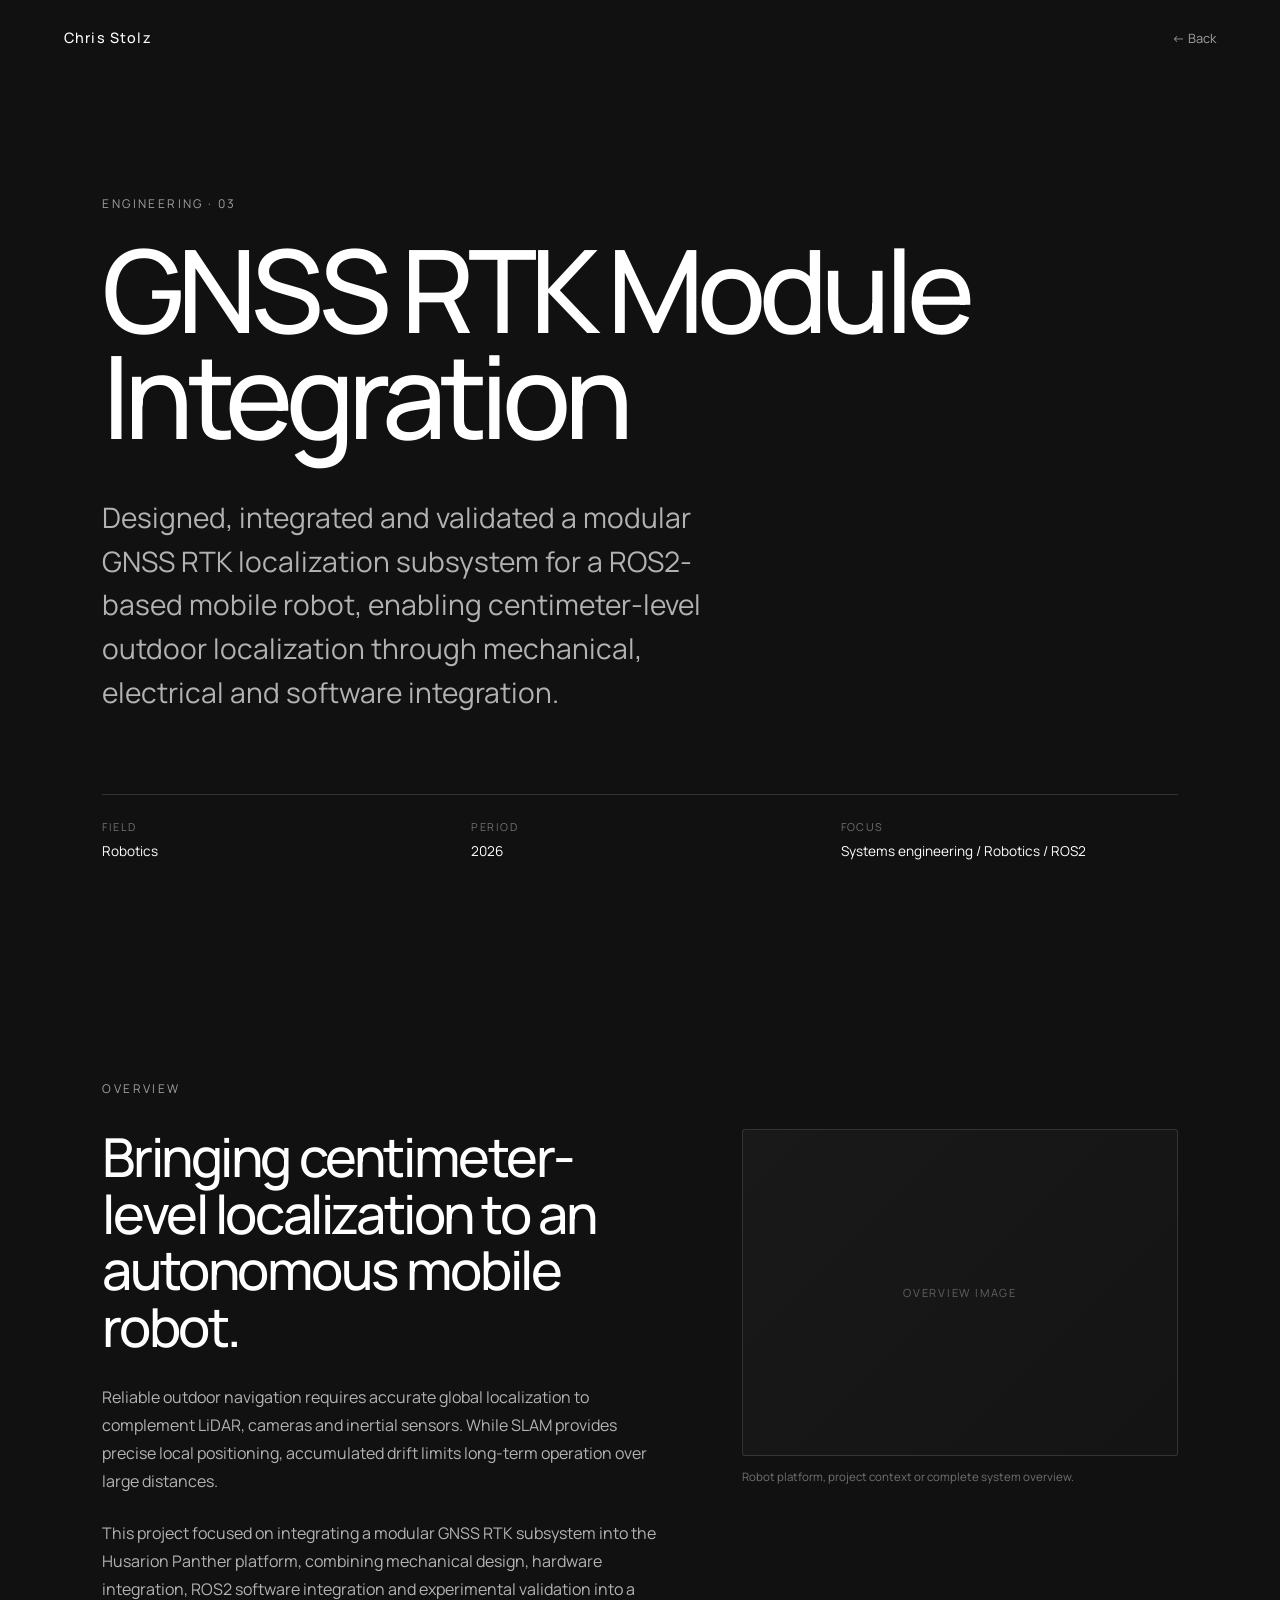
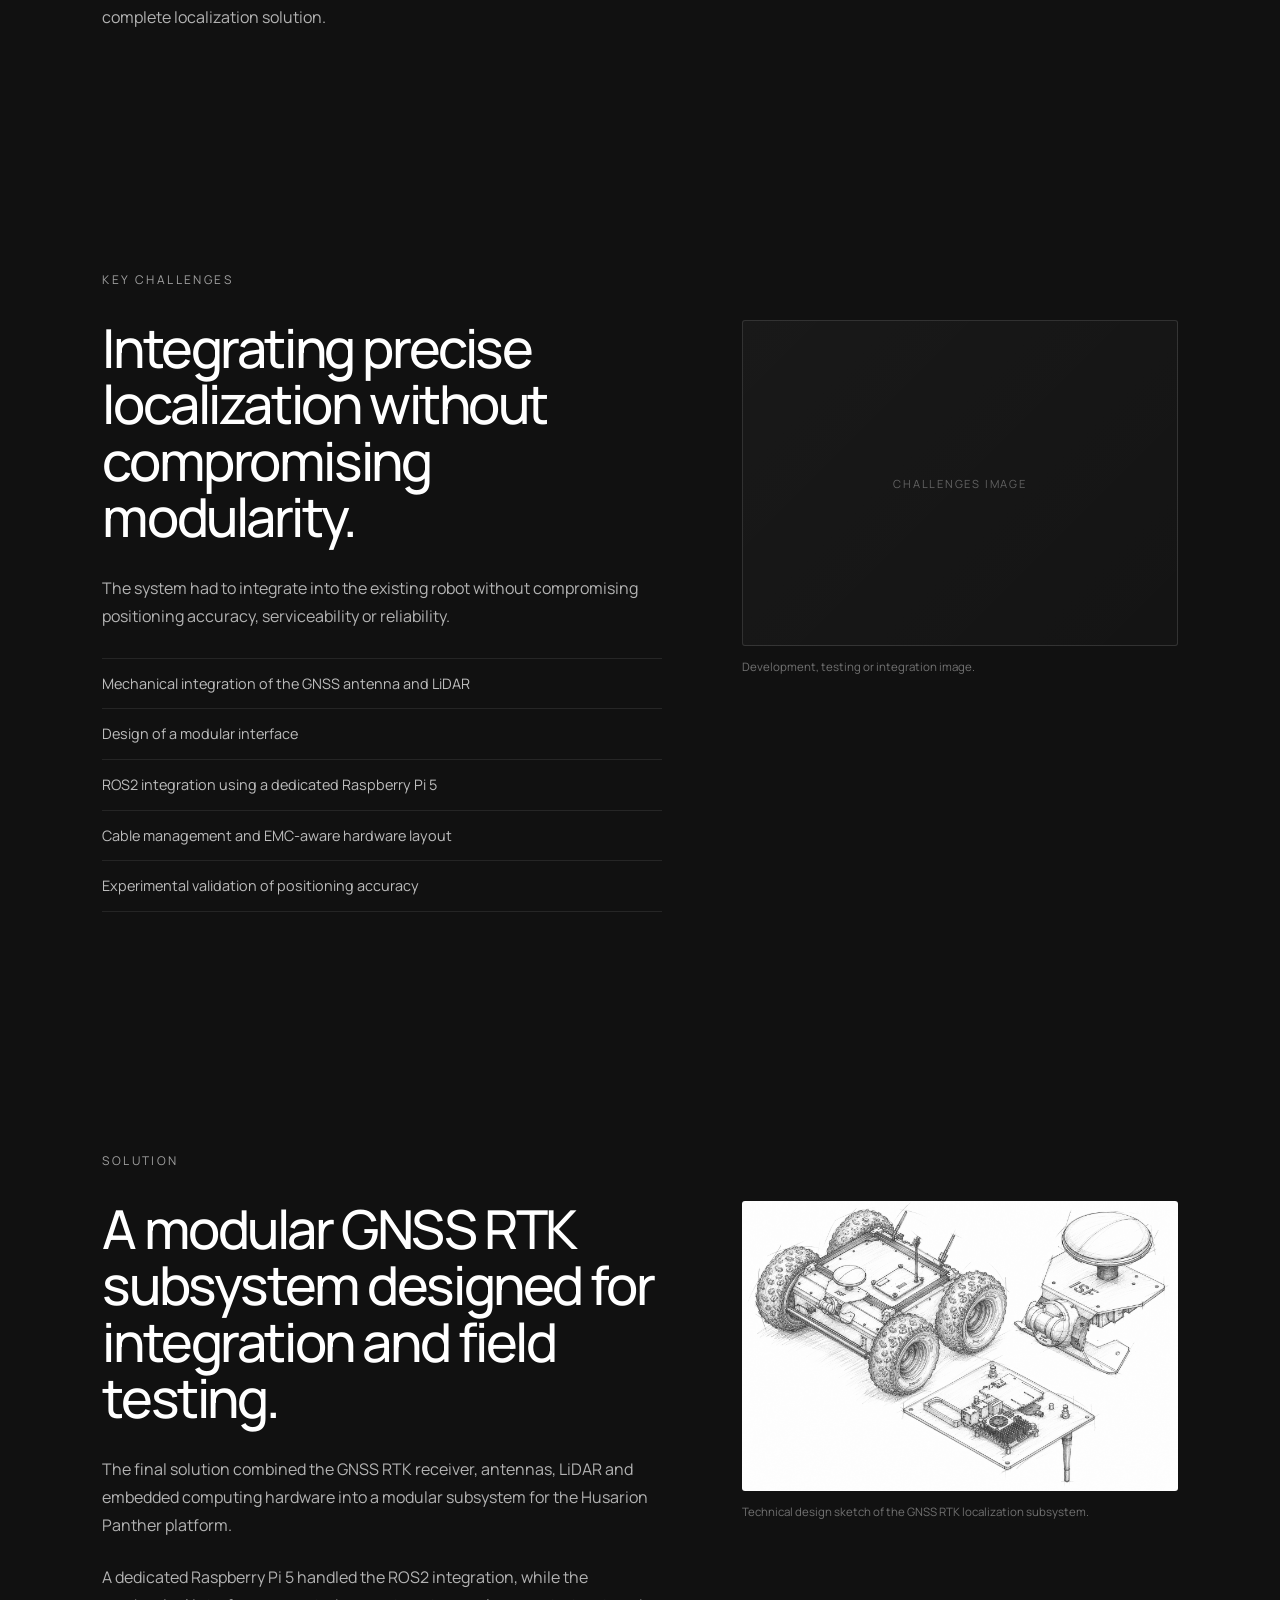
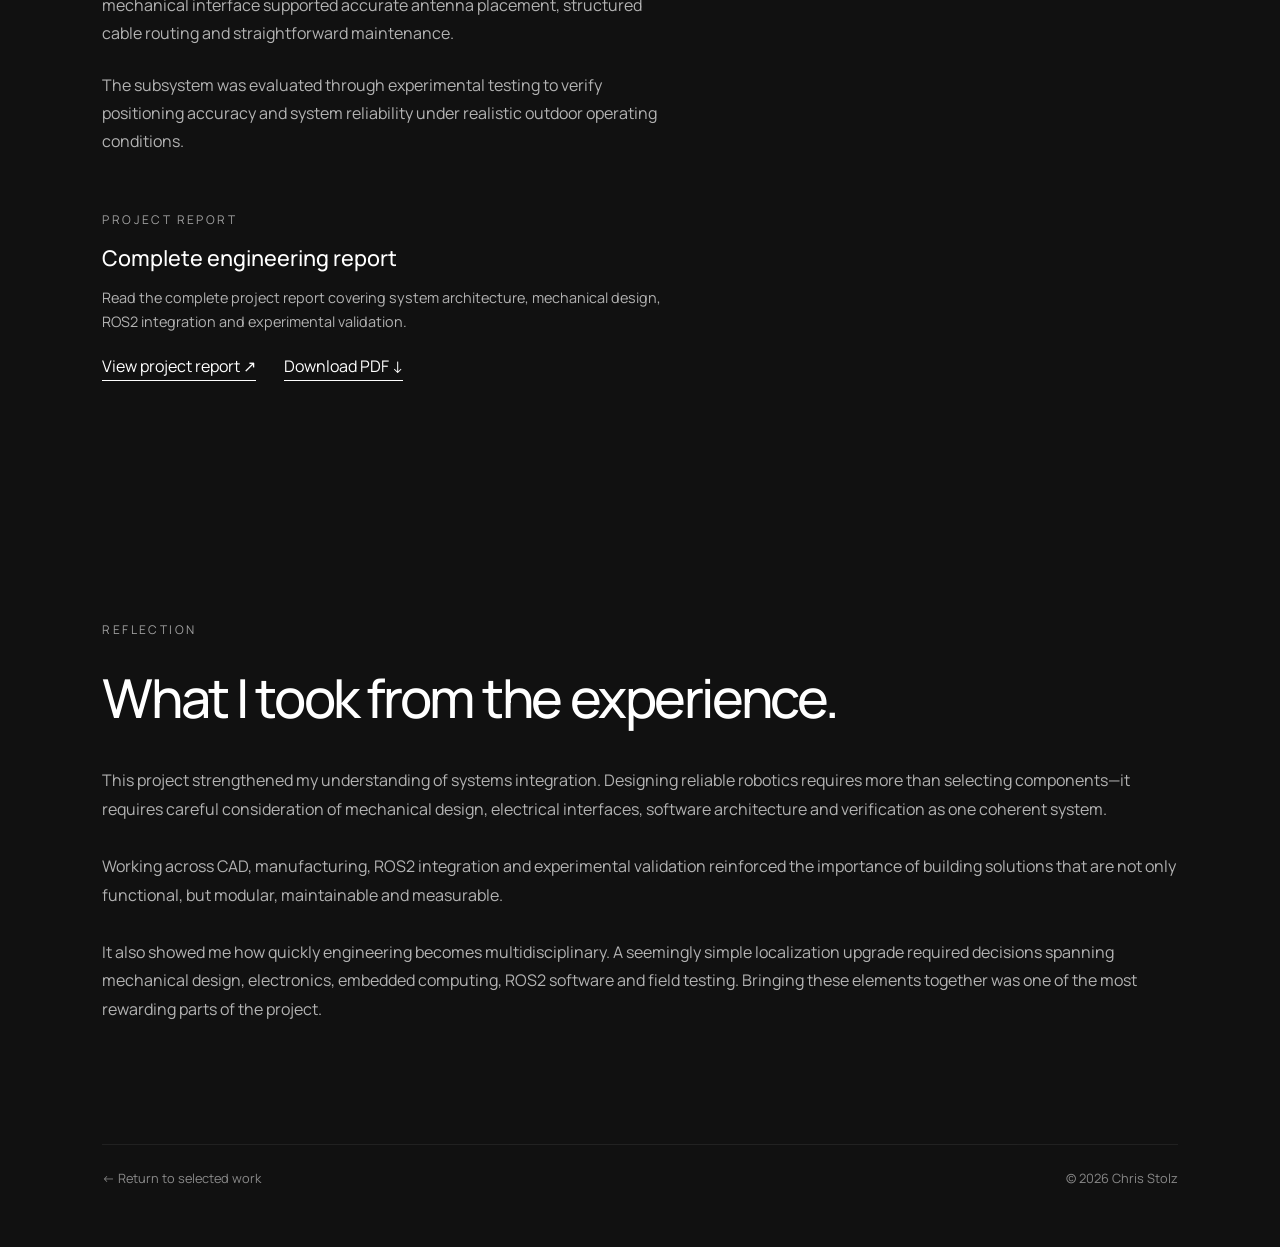
<file: gnss.html>
<!DOCTYPE html>
<html lang="en">

<head>
    <meta charset="UTF-8">

    <meta
        name="viewport"
        content="width=device-width, initial-scale=1.0"
    >

    <title>GNSS RTK Module Integration — Chris Stolz</title>

    <meta
        name="description"
        content="Design, integration and validation of a modular GNSS RTK localization subsystem for a ROS2-based mobile robot."
    >

    <link rel="preconnect" href="https://fonts.googleapis.com">
    <link rel="preconnect" href="https://fonts.gstatic.com" crossorigin>

    <link
        href="https://fonts.googleapis.com/css2?family=Manrope:wght@300;400;500;600&display=swap"
        rel="stylesheet"
    >

    <link rel="stylesheet" href="css/style.css">
</head>

<body class="project-page">

    <header class="project-navigation">

        <a href="index.html" class="project-home">
            Chris Stolz
        </a>

        <a href="index.html#engineering" class="project-back">
            ← Back
        </a>

    </header>

    <main>

        <!-- Project introduction -->

        <section class="project-introduction">

            <p class="section-label">Engineering · 03</p>

            <h1>GNSS RTK Module Integration</h1>

            <p class="project-lead">
                Designed, integrated and validated a modular GNSS RTK localization
                subsystem for a ROS2-based mobile robot, enabling centimeter-level
                outdoor localization through mechanical, electrical and software
                integration.
            </p>

            <div class="project-details">

                <div>
                    <p class="project-detail-label">Field</p>
                    <p>Robotics</p>
                </div>

                <div>
                    <p class="project-detail-label">Period</p>
                    <p>2026</p>
                </div>

                <div>
                    <p class="project-detail-label">Focus</p>
                    <p>Systems engineering / Robotics / ROS2</p>
                </div>

            </div>

        </section>


        <!-- Overview -->

        <section class="project-content-section">

            <p class="section-label">Overview</p>

            <div class="project-content-layout">

                <div class="project-content-text">

                    <h2>
                        Bringing centimeter-level localization to an autonomous
                        mobile robot.
                    </h2>

                    <p>
                        Reliable outdoor navigation requires accurate global
                        localization to complement LiDAR, cameras and inertial sensors.
                        While SLAM provides precise local positioning, accumulated drift
                        limits long-term operation over large distances.
                    </p>

                    <p>
                        This project focused on integrating a modular GNSS RTK subsystem
                        into the Husarion Panther platform, combining mechanical design,
                        hardware integration, ROS2 software integration and experimental
                        validation into a complete localization solution.
                    </p>

                </div>

                <figure class="project-content-image">

                    <div class="image-placeholder">
                        <span>Overview image</span>
                    </div>

                    <figcaption>
                        Robot platform, project context or complete system overview.
                    </figcaption>

                </figure>

            </div>

        </section>


        <!-- Key challenges -->

        <section class="project-content-section">

            <p class="section-label">Key challenges</p>

            <div class="project-content-layout">

                <div class="project-content-text">

                    <h2>
                        Integrating precise localization without compromising
                        modularity.
                    </h2>

                    <p>
                        The system had to integrate into the existing robot without
                        compromising positioning accuracy, serviceability or reliability.
                    </p>

                    <ul class="project-content-list">
                        <li>
                            Mechanical integration of the GNSS antenna and LiDAR
                        </li>

                        <li>
                            Design of a modular interface
                        </li>

                        <li>
                            ROS2 integration using a dedicated Raspberry Pi 5
                        </li>

                        <li>
                            Cable management and EMC-aware hardware layout
                        </li>

                        <li>
                            Experimental validation of positioning accuracy
                        </li>
                    </ul>

                </div>

                <figure class="project-content-image">

                    <div class="image-placeholder">
                        <span>Challenges image</span>
                    </div>

                    <figcaption>
                        Development, testing or integration image.
                    </figcaption>

                </figure>

            </div>

        </section>


        <!-- Solution -->

        <section class="project-content-section">

            <p class="section-label">Solution</p>

            <div class="project-content-layout">

                <div class="project-content-text">

                    <h2>
                        A modular GNSS RTK subsystem designed for integration and
                        field testing.
                    </h2>

                    <p>
                        The final solution combined the GNSS RTK receiver, antennas,
                        LiDAR and embedded computing hardware into a modular subsystem
                        for the Husarion Panther platform.
                    </p>

                    <p>
                        A dedicated Raspberry Pi 5 handled the ROS2 integration, while
                        the mechanical interface supported accurate antenna placement,
                        structured cable routing and straightforward maintenance.
                    </p>

                    <p>
                        The subsystem was evaluated through experimental testing to
                        verify positioning accuracy and system reliability under
                        realistic outdoor operating conditions.
                    </p>

                    <div class="project-resource">

                        <p class="section-label">
                            Project report
                        </p>

                        <h3>
                            Complete engineering report
                        </h3>

                        <p>
                            Read the complete project report covering system
                            architecture, mechanical design, ROS2 integration and
                            experimental validation.
                        </p>

                        <div class="project-resource-links">

                            <a
                                href="documents/gnss-rtk-project-report.pdf"
                                target="_blank"
                                rel="noopener noreferrer"
                                class="resource-link"
                            >
                                View project report ↗
                            </a>

                            <a
                                href="documents/gnss-rtk-project-report.pdf"
                                download
                                class="resource-link"
                            >
                                Download PDF ↓
                            </a>

                        </div>

                    </div>

                </div>

                <figure class="project-content-image">

                    <img
                        src="images/gnss-sketch.png"
                        alt="Technical design sketch of the GNSS RTK localization subsystem"
                        loading="lazy"
                    >

                    <figcaption>
                        Technical design sketch of the GNSS RTK localization subsystem.
                    </figcaption>

                </figure>

            </div>

        </section>


        <!-- Reflection -->

        <section class="project-reflection">

            <p class="section-label">Reflection</p>

            <h2>
                What I took from the experience.
            </h2>

            <div class="project-reflection-text">

                <p>
                    This project strengthened my understanding of systems integration.
                    Designing reliable robotics requires more than selecting components—it
                    requires careful consideration of mechanical design, electrical interfaces,
                    software architecture and verification as one coherent system.
                </p>

                <p>
                    Working across CAD, manufacturing, ROS2 integration and experimental
                    validation reinforced the importance of building solutions that are not
                    only functional, but modular, maintainable and measurable.
                </p>

                <p>
                    It also showed me how quickly engineering becomes multidisciplinary.
                    A seemingly simple localization upgrade required decisions spanning
                    mechanical design, electronics, embedded computing, ROS2 software and
                    field testing. Bringing these elements together was one of the most
                    rewarding parts of the project.
                </p>

            </div>

        </section>


        <!-- Footer -->

        <footer class="project-footer">

            <a href="index.html#engineering">
                ← Return to selected work
            </a>

            <p>© 2026 Chris Stolz</p>

        </footer>

    </main>

</body>

</html>
</file>
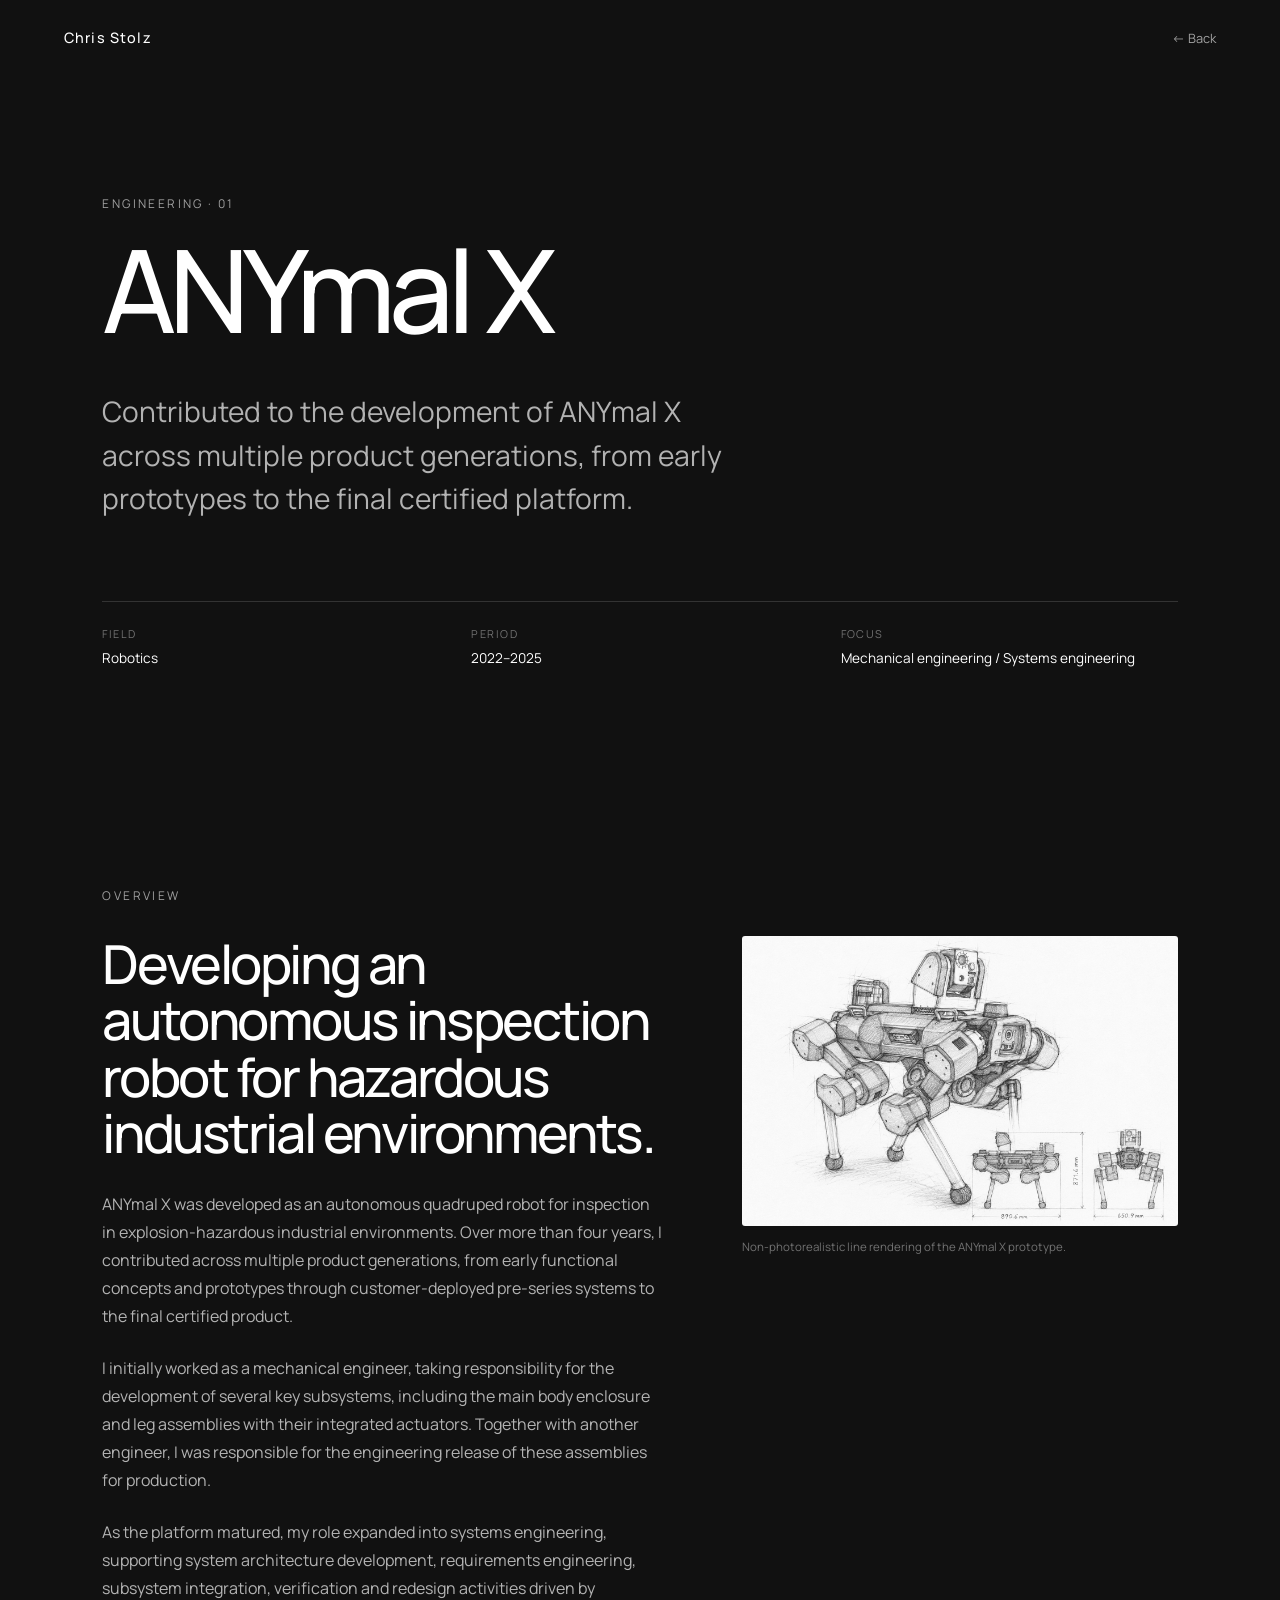
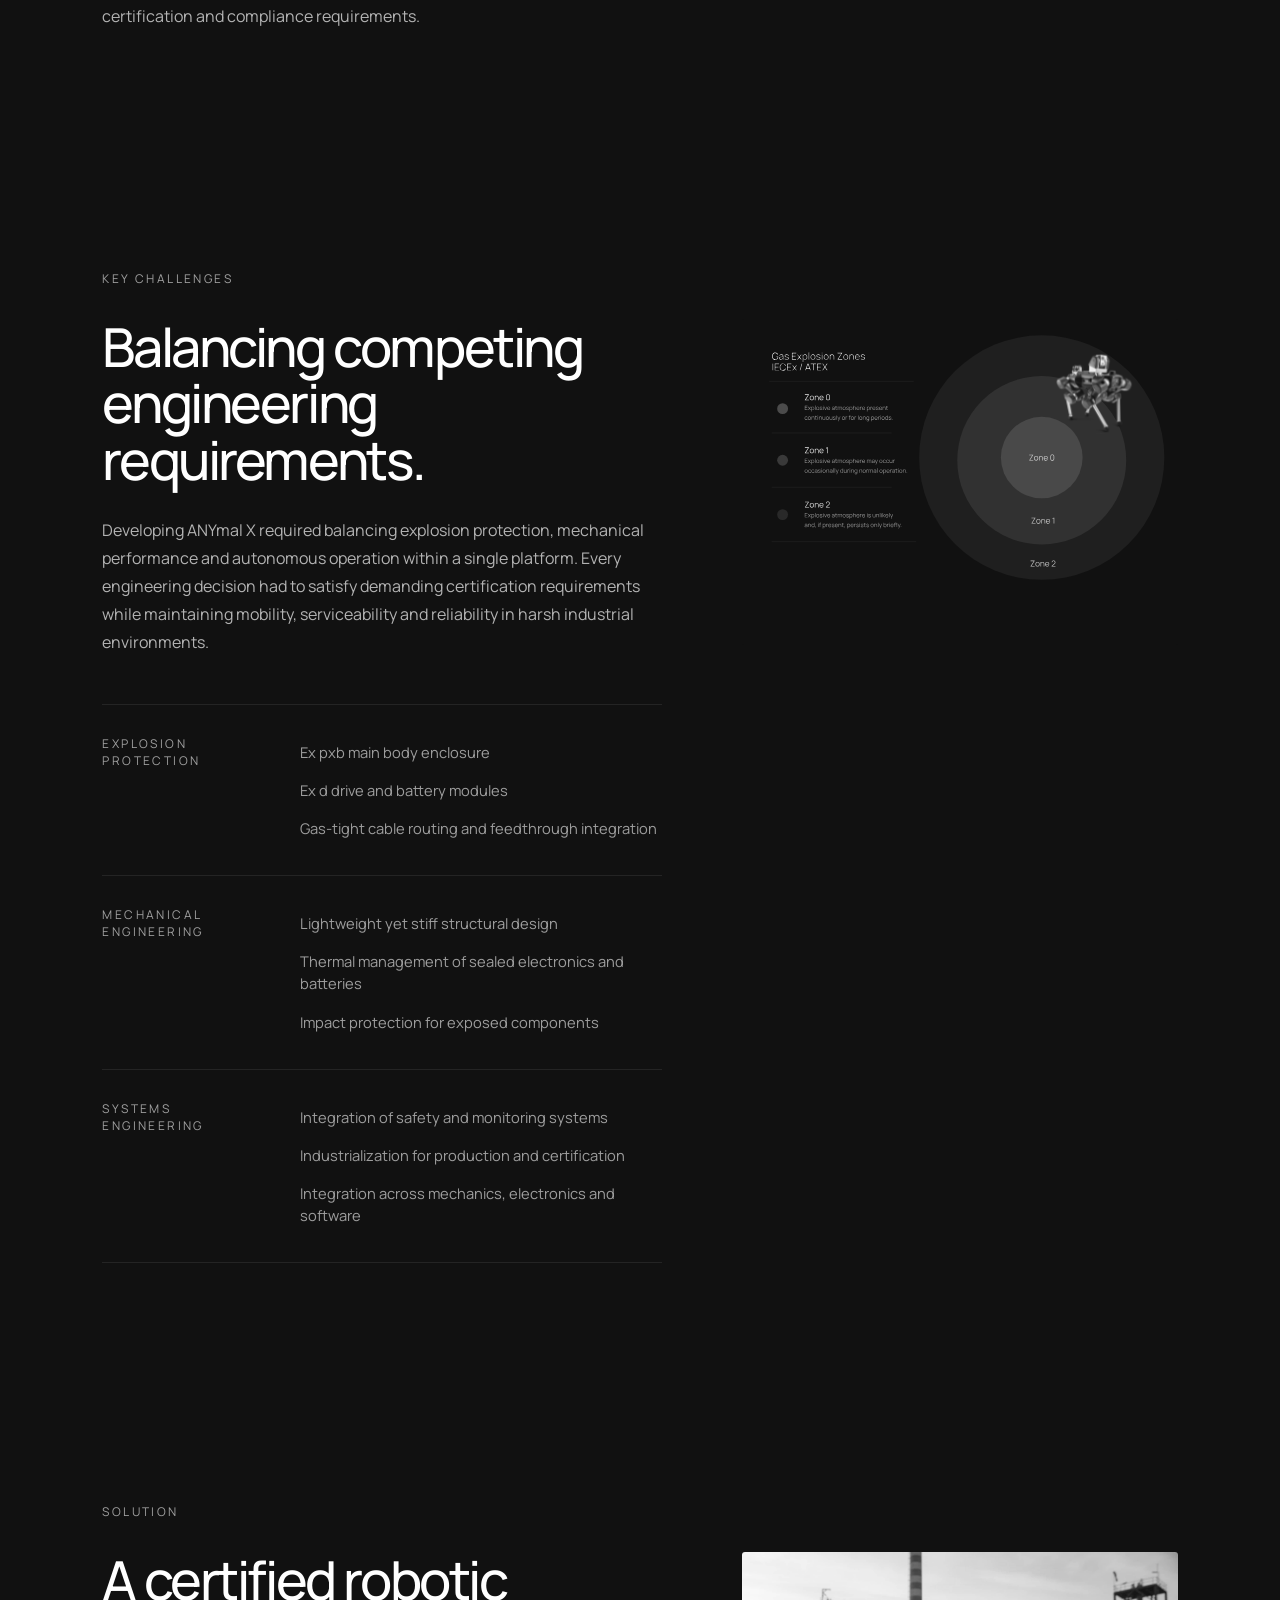
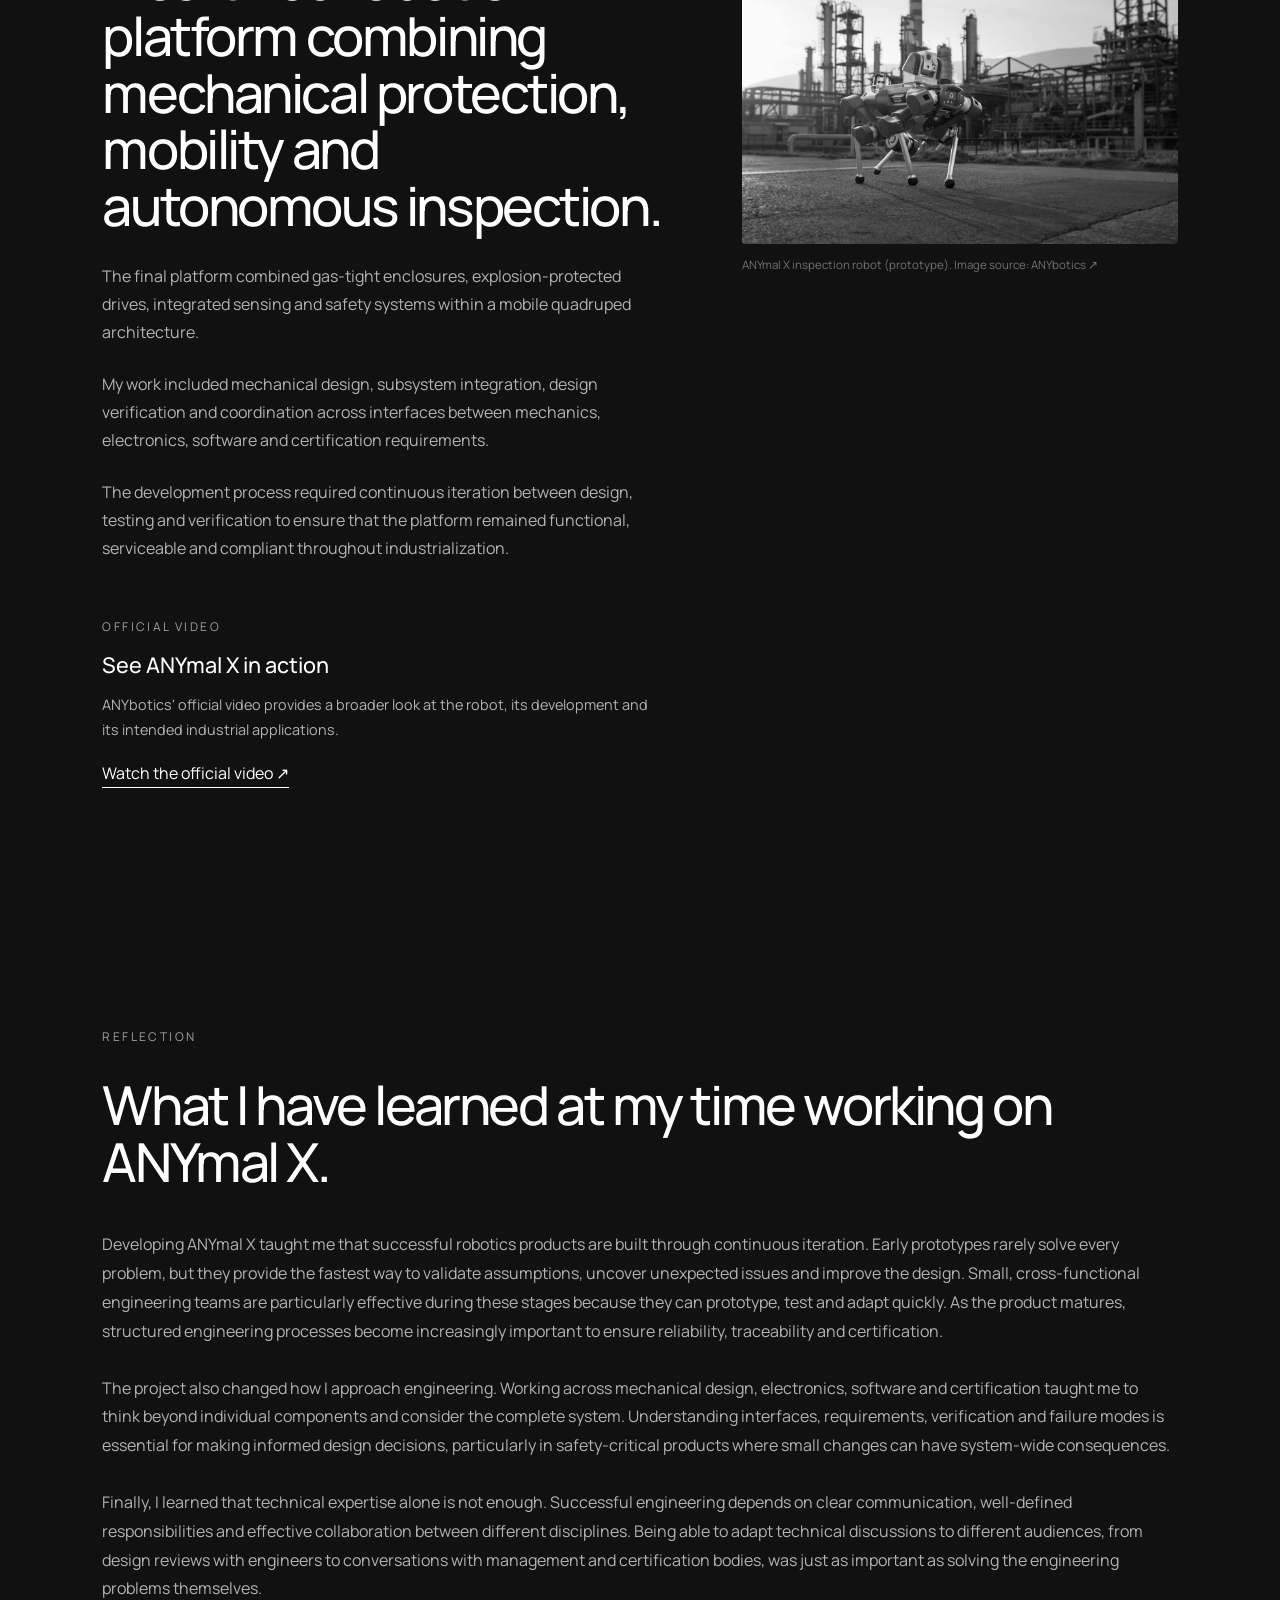
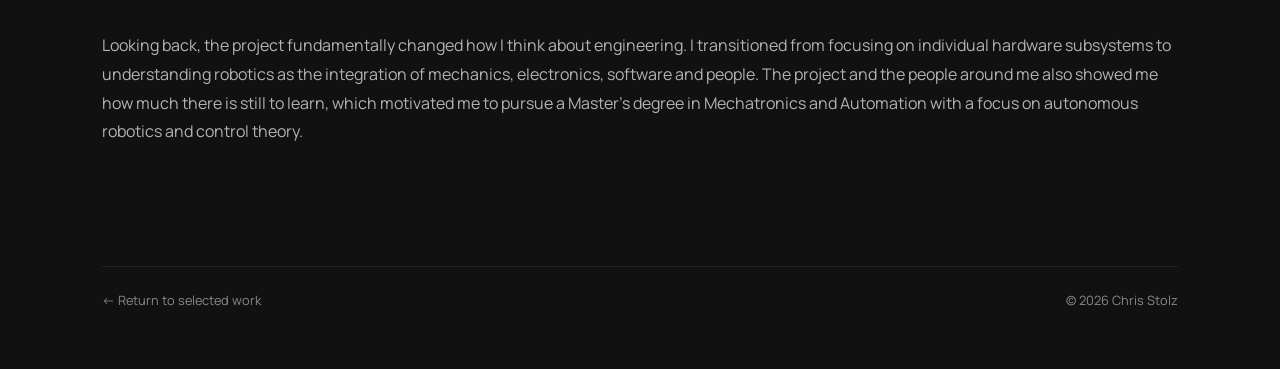
<file: projects/anymal-x.html>
<!DOCTYPE html>
<html lang="en">

<head>
    <meta charset="UTF-8">

    <meta
        name="viewport"
        content="width=device-width, initial-scale=1.0"
    >

    <title>ANYmal X — Chris Stolz</title>

    <meta
        name="description"
        content="Mechanical and systems engineering contributions to the development, verification and certification of ANYmal X for hazardous environments."
    >

    <link rel="preconnect" href="https://fonts.googleapis.com">
    <link rel="preconnect" href="https://fonts.gstatic.com" crossorigin>

    <link
        href="https://fonts.googleapis.com/css2?family=Manrope:wght@300;400;500;600&display=swap"
        rel="stylesheet"
    >

    <link rel="stylesheet" href="../css/style.css">
</head>

<body class="project-page">

    <header class="project-navigation">

        <a href="../index.html" class="project-home">
            Chris Stolz
        </a>

        <a href="../index.html#engineering" class="project-back">
            ← Back
        </a>

    </header>

    <main>

        <!-- Project introduction -->

        <section class="project-introduction">

            <p class="section-label">Engineering · 01</p>

            <h1>ANYmal X</h1>

            <p class="project-lead">
                Contributed to the development of ANYmal X across multiple product generations, from early prototypes to the final certified platform. 
            </p>

            <div class="project-details">

                <div>
                    <p class="project-detail-label">Field</p>
                    <p>Robotics</p>
                </div>

                <div>
                    <p class="project-detail-label">Period</p>
                    <p>2022–2025</p>
                </div>

                <div>
                    <p class="project-detail-label">Focus</p>
                    <p>Mechanical engineering / Systems engineering</p>
                </div>

            </div>

        </section>


        <!-- Overview -->

        <section class="project-content-section">

            <p class="section-label">Overview</p>

            <div class="project-content-layout">

                <div class="project-content-text">

                    <h2>
                        Developing an autonomous inspection robot for hazardous
                        industrial environments.
                    </h2>

                    <p>
                        ANYmal X was developed as an autonomous quadruped robot for inspection in explosion-hazardous industrial environments. 
                        Over more than four years, I contributed across multiple product generations, from early functional concepts and prototypes through customer-deployed pre-series systems to the final certified product.
                    </p>

                    <p>
                        I initially worked as a mechanical engineer, taking responsibility for the development of several key subsystems, including the main body enclosure and leg assemblies with their integrated actuators. 
                        Together with another engineer, I was responsible for the engineering release of these assemblies for production.
                    </p>

                    <p>
                        As the platform matured, my role expanded into systems engineering, supporting system architecture development, requirements engineering, subsystem integration, verification and redesign activities driven by certification and compliance requirements.
                    </p>

                </div>

                <figure class="project-content-image">

                    <img
                        src="../images/anymal-sketch.png"
                        alt="Non-photorealistic line rendering of the ANYmal X."
                        loading="lazy"
                    >

                    <figcaption>
                        Non-photorealistic line rendering of the ANYmal X prototype.
                    </figcaption>

                </figure>

            </div>

        </section>


        <!-- Key challenges -->

        <section class="project-content-section">

            <p class="section-label">Key challenges</p>

            <div class="project-content-layout">

                <div class="project-content-text">

                    <h2>
                        Balancing competing engineering requirements.
                    </h2>

                    <p>
                        Developing ANYmal X required balancing explosion protection,
                        mechanical performance and autonomous operation within a single
                        platform. Every engineering decision had to satisfy demanding
                        certification requirements while maintaining mobility,
                        serviceability and reliability in harsh industrial environments.
                    </p>

                    <div class="challenge-groups">

                        <div class="challenge-group">

                            <h3>Explosion protection</h3>

                            <ul class="project-content-list">
                                <li>Ex pxb main body enclosure</li>
                                <li>Ex d drive and battery modules</li>
                                <li>Gas-tight cable routing and feedthrough integration</li>
                            </ul>

                        </div>

                        <div class="challenge-group">

                            <h3>Mechanical engineering</h3>

                            <ul class="project-content-list">
                                <li>Lightweight yet stiff structural design</li>
                                <li>Thermal management of sealed electronics and batteries</li>
                                <li>Impact protection for exposed components</li>
                            </ul>

                        </div>

                        <div class="challenge-group">

                            <h3>Systems engineering</h3>

                            <ul class="project-content-list">
                                <li>Integration of safety and monitoring systems</li>
                                <li>Industrialization for production and certification</li>
                                <li>Integration across mechanics, electronics and software</li>
                            </ul>

                        </div>

                    </div>

                </div>

                <figure class="project-content-image">

                    <img
                        src="../images/anymal-explosion-zones.svg"
                        alt="Diagram of IECEx and ATEX gas explosion zones with ANYmal X operating in a hazardous industrial environment"
                        loading="lazy"
                    >

                    <figcaption>
                        
                    </figcaption>

                </figure>

            </div>

        </section>


        <!-- Solution -->

        <section class="project-content-section">

            <p class="section-label">Solution</p>

            <div class="project-content-layout">

                <div class="project-content-text">

                    <h2>
                        A certified robotic platform combining mechanical protection,
                        mobility and autonomous inspection.
                    </h2>

                    <p>
                        The final platform combined gas-tight enclosures,
                        explosion-protected drives, integrated sensing and safety
                        systems within a mobile quadruped architecture.
                    </p>

                    <p>
                        My work included mechanical design, subsystem integration,
                        design verification and coordination across interfaces between
                        mechanics, electronics, software and certification requirements.
                    </p>

                    <p>
                        The development process required continuous iteration between
                        design, testing and verification to ensure that the platform
                        remained functional, serviceable and compliant throughout
                        industrialization.
                    </p>

                    <div class="project-resource">

                        <p class="section-label">
                            Official video
                        </p>

                        <h3>
                            See ANYmal X in action
                        </h3>

                        <p>
                            ANYbotics' official video provides a broader look at the
                            robot, its development and its intended industrial
                            applications.
                        </p>

                        <div class="project-resource-links">

                            <a
                                href="https://www.youtube.com/watch?v=wOWa8oQ7L2Q"
                                target="_blank"
                                rel="noopener noreferrer"
                                class="resource-link"
                            >
                                Watch the official video ↗
                            </a>

                        </div>

                    </div>

                </div>

                <figure class="project-content-image">

                    <img
                        src="../images/anymal-x-product.jpg"
                        alt="Technical design sketch of the ANYmal X robotic platform"
                        loading="lazy"
                    >

                    <figcaption>
                        ANYmal X inspection robot (prototype). Image source:
                        <a
                            href="https://www.anybotics.com/robotics/anymal-x/"
                            target="_blank"
                            rel="noopener noreferrer"
                        >
                            ANYbotics ↗
                        </a>
                    </figcaption>

                </figure>

            </div>

        </section>


        <!-- Reflection -->

        <section class="project-reflection">

            <p class="section-label">Reflection</p>

            <h2>
                What I have learned at my time working on ANYmal X.
            </h2>

            <div class="project-reflection-text">

                <p>
                    Developing ANYmal X taught me that successful robotics products are built through continuous iteration. 
                    Early prototypes rarely solve every problem, but they provide the fastest way to validate assumptions, uncover unexpected issues and improve the design. 
                    Small, cross-functional engineering teams are particularly effective during these stages because they can prototype, test and adapt quickly. 
                    As the product matures, structured engineering processes become increasingly important to ensure reliability, traceability and certification.
                </p>

                <p>
                    The project also changed how I approach engineering. Working across mechanical design, electronics, software and certification taught me to think beyond individual components and consider the complete system. 
                    Understanding interfaces, requirements, verification and failure modes is essential for making informed design decisions, particularly in safety-critical products where small changes can have system-wide consequences.
                </p>

                <p>
                    Finally, I learned that technical expertise alone is not enough. 
                    Successful engineering depends on clear communication, well-defined responsibilities and effective collaboration between different disciplines. 
                    Being able to adapt technical discussions to different audiences, from design reviews with engineers to conversations with management and certification bodies, was just as important as solving the engineering problems themselves.
                </p>


                <p>
                    Looking back, the project fundamentally changed how I think about engineering. 
                    I transitioned from focusing on individual hardware subsystems to understanding robotics as the integration of mechanics, electronics, software and people. 
                    The project and the people around me also showed me how much there is still to learn, which motivated me to pursue a Master's degree in Mechatronics and Automation with a focus on autonomous robotics and control theory.
                </p>

                

            </div>

        </section>


        <!-- Footer -->

        <footer class="project-footer">

            <a href="../index.html#engineering">
                ← Return to selected work
            </a>

            <p>© 2026 Chris Stolz</p>

        </footer>

    </main>

</body>

</html>
</file>
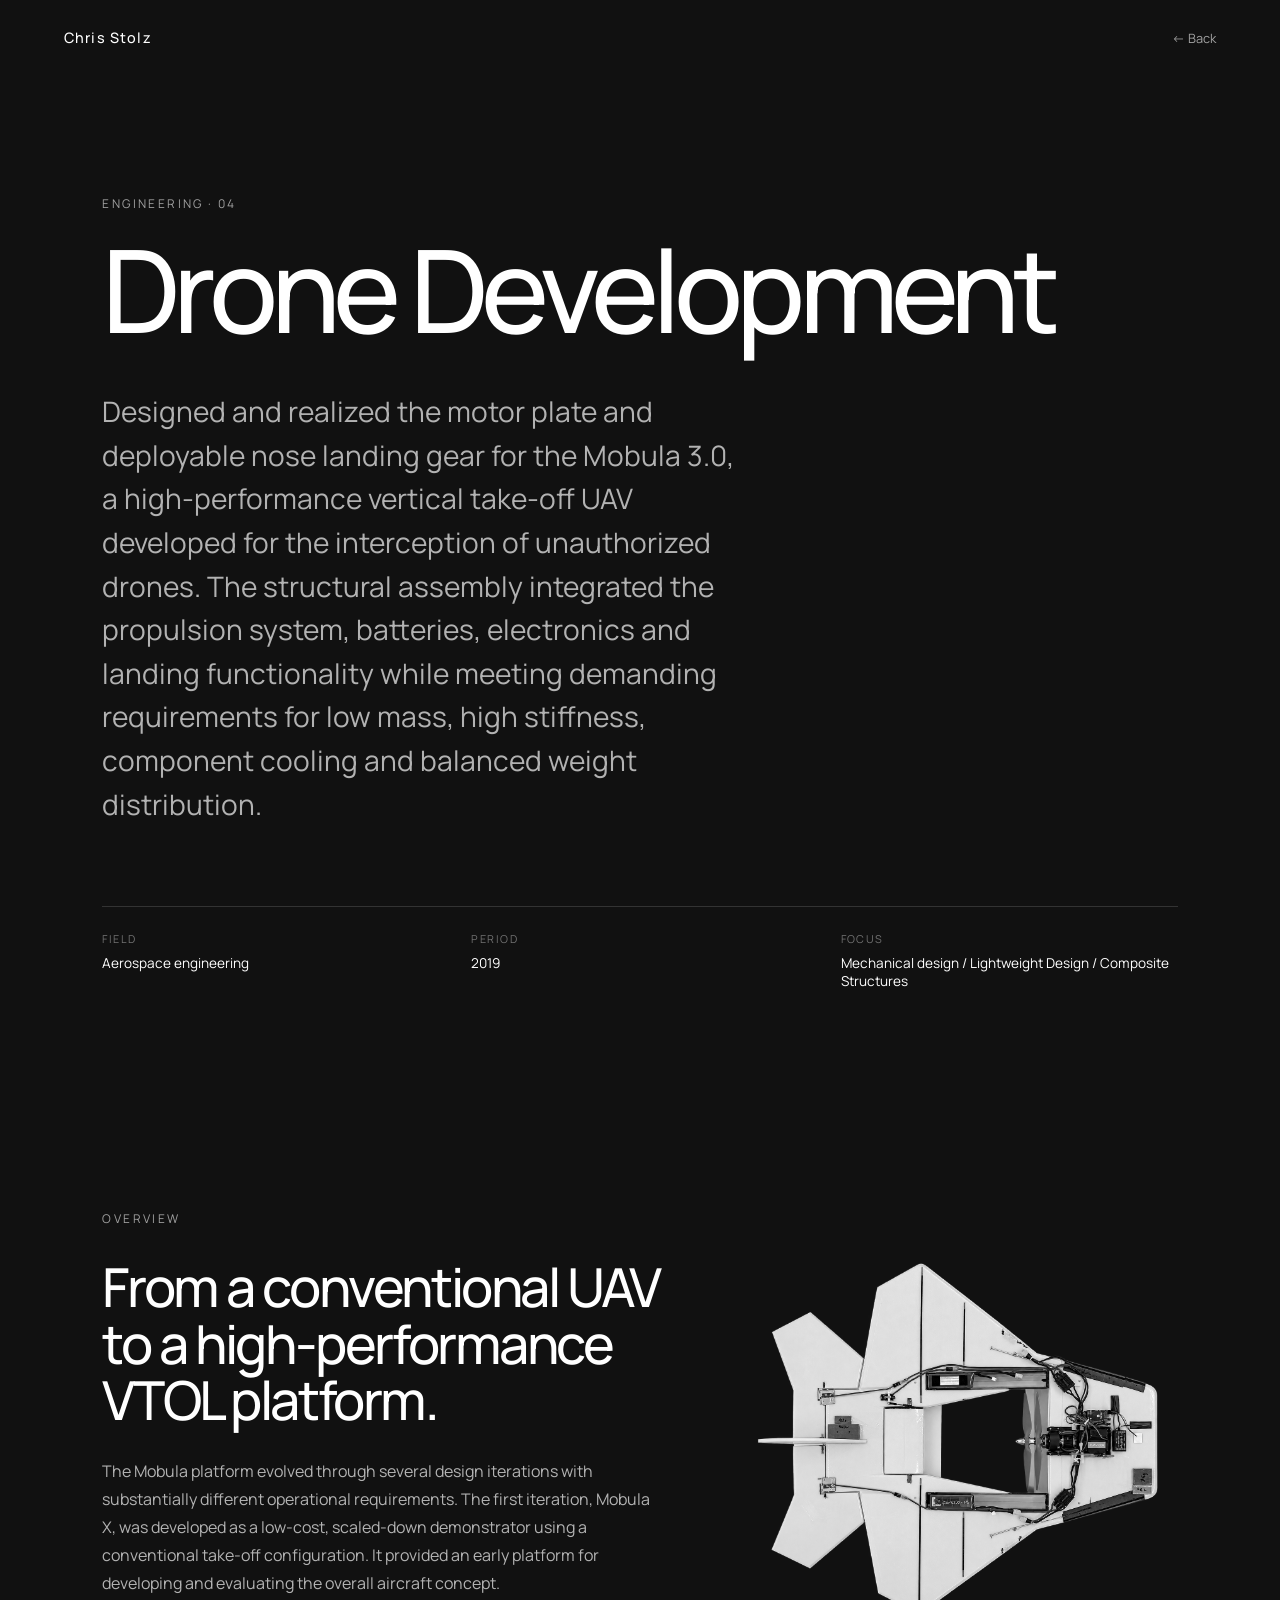
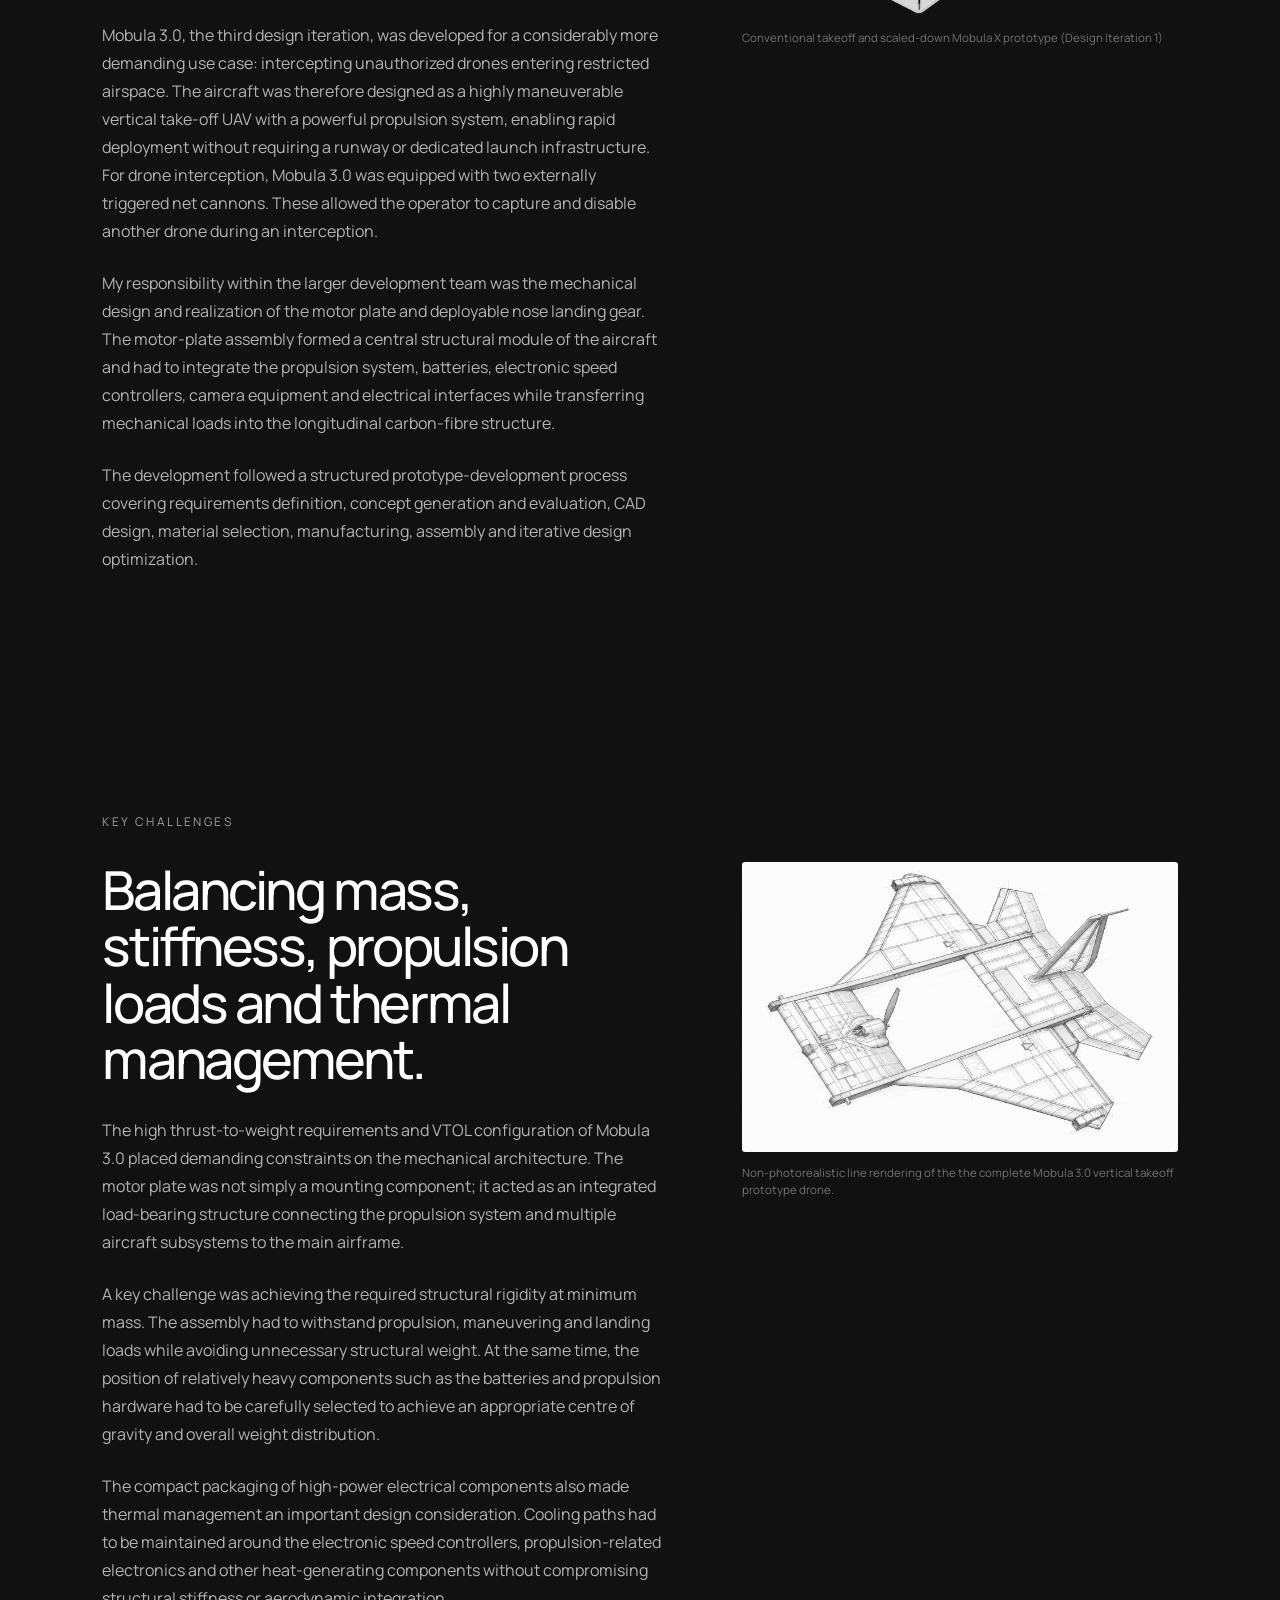
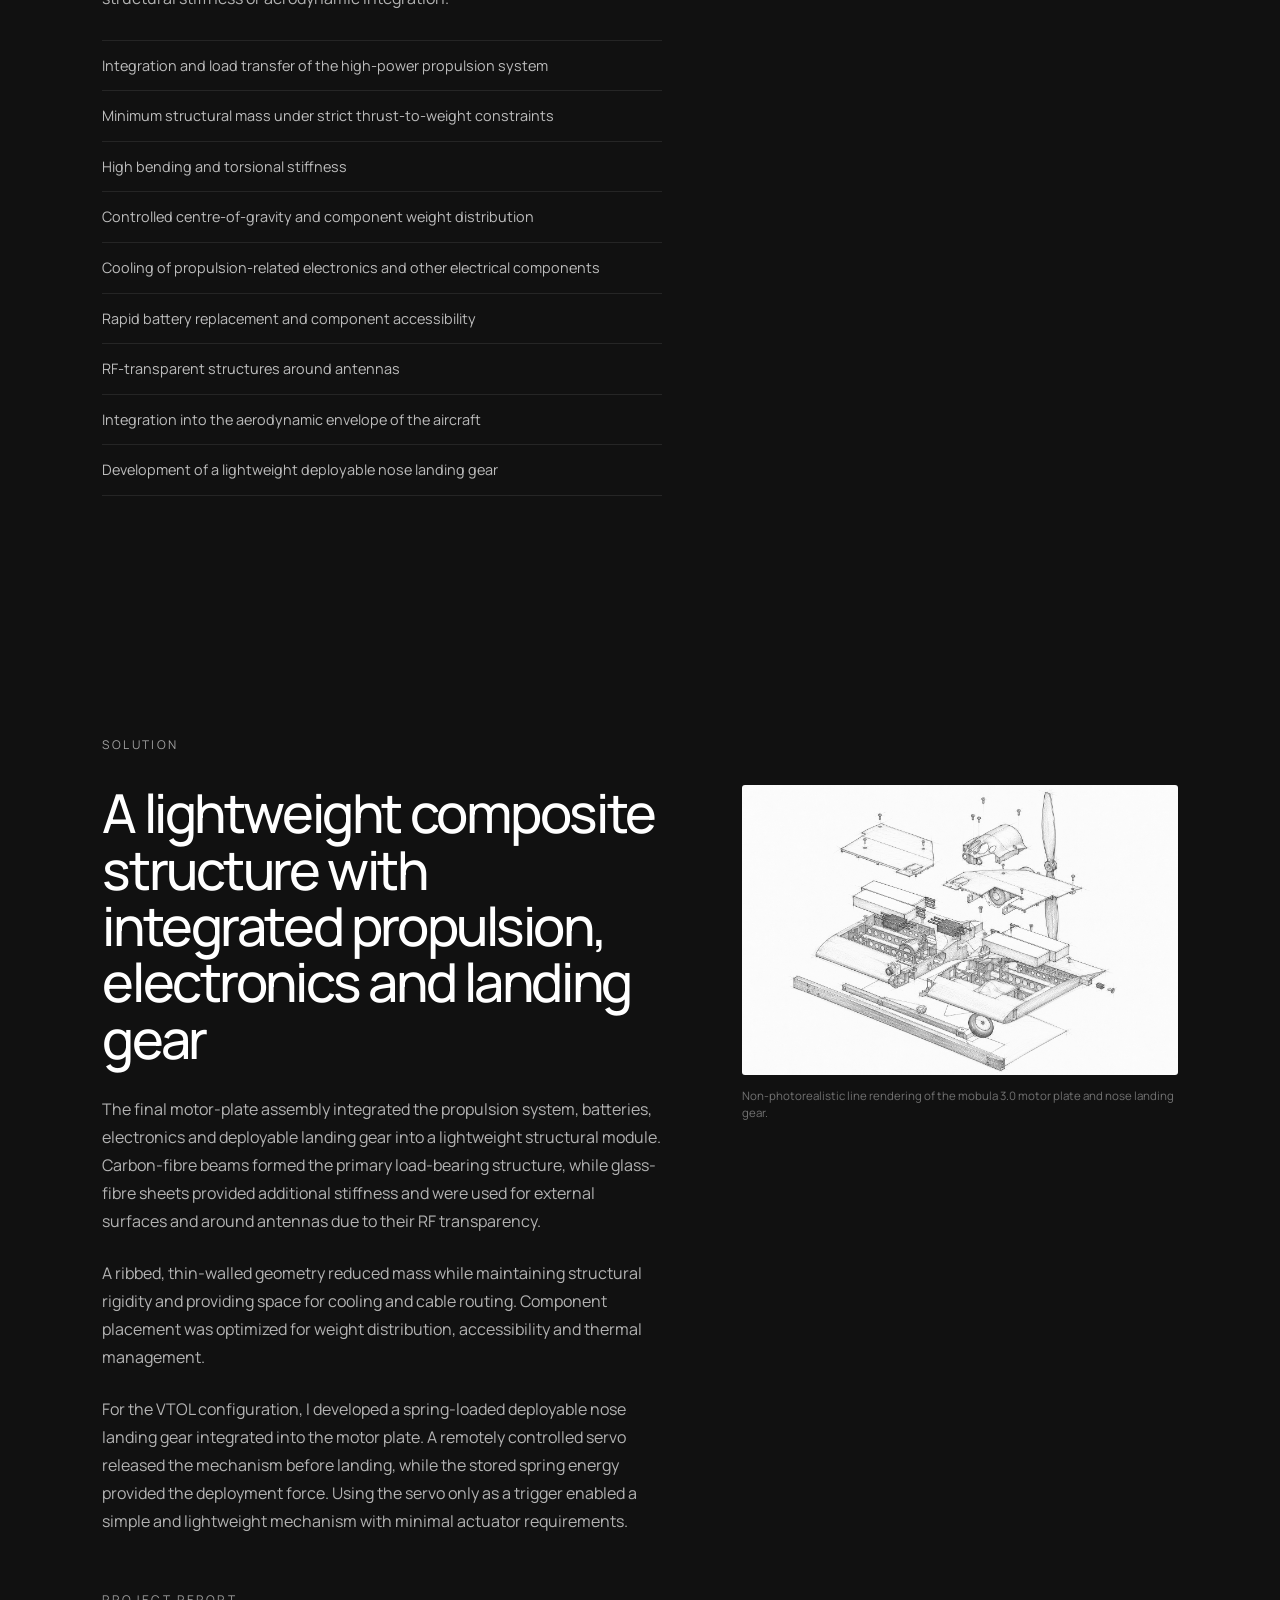
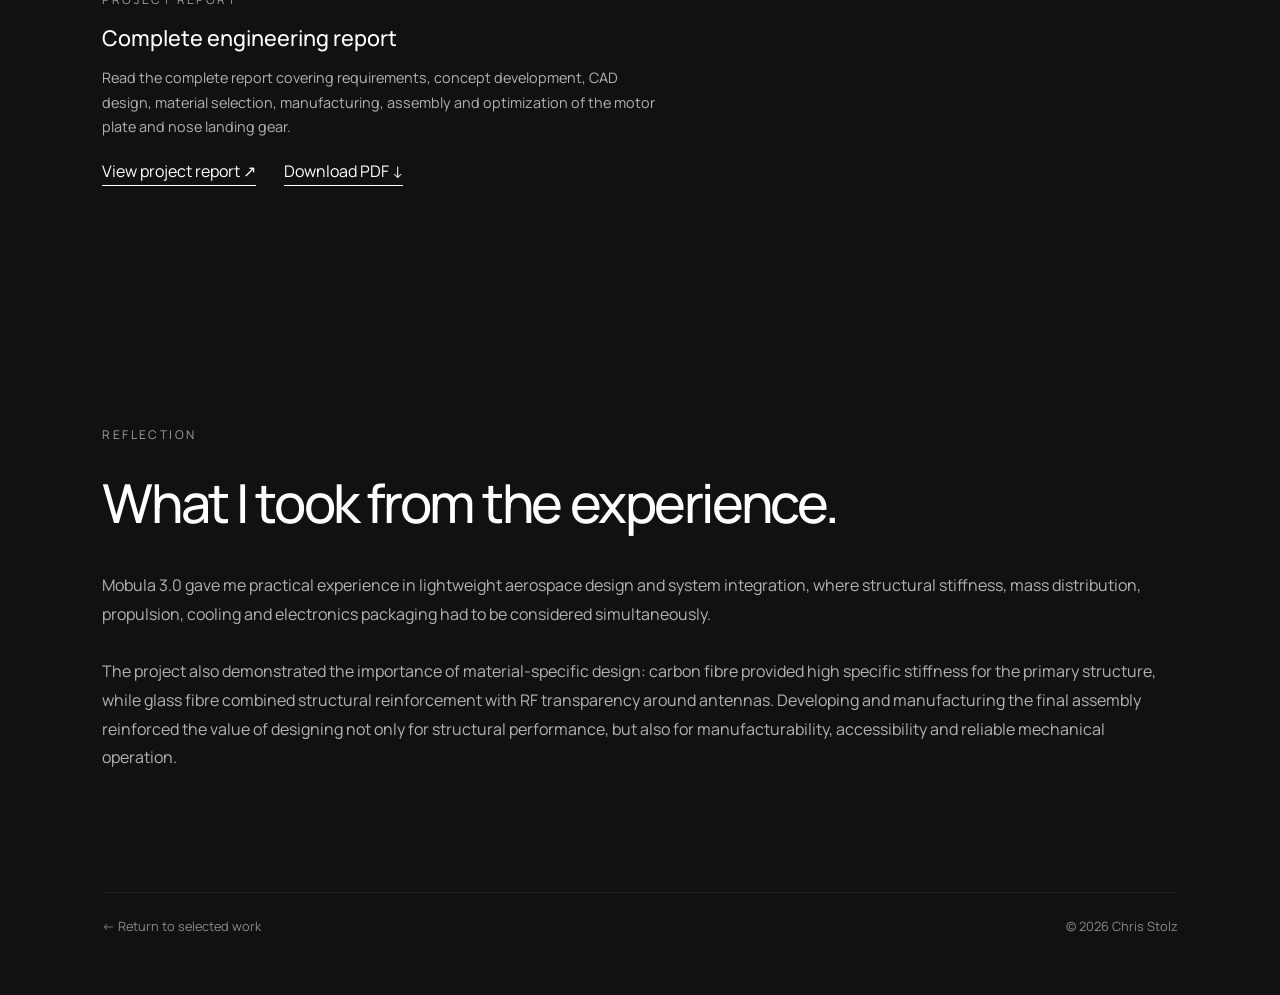
<file: projects/drone.html>
<!DOCTYPE html>
<html lang="en">

<head>
    <meta charset="UTF-8">

    <meta
        name="viewport"
        content="width=device-width, initial-scale=1.0"
    >

    <title>Drone Development — Chris Stolz</title>

    <meta
        name="description"
        content="Development of a lightweight motor plate and deployable nose landing gear for the mobula 3.0 vertical take-off unmanned aerial vehicle."
    >

    <link rel="preconnect" href="https://fonts.googleapis.com">
    <link rel="preconnect" href="https://fonts.gstatic.com" crossorigin>

    <link
        href="https://fonts.googleapis.com/css2?family=Manrope:wght@300;400;500;600&display=swap"
        rel="stylesheet"
    >

    <link rel="stylesheet" href="../css/style.css">

</head>

<body class="project-page">

    <header class="project-navigation">

        <a href="../index.html" class="project-home">
            Chris Stolz
        </a>

        <a href="../index.html#engineering" class="project-back">
            ← Back
        </a>

    </header>

    <main>

        <!-- Project introduction -->

        <section class="project-introduction">

            <p class="section-label">Engineering · 04</p>

            <h1>Drone Development</h1>

            <p class="project-lead">
                Designed and realized the motor plate and deployable nose landing gear for the Mobula 3.0, a high-performance vertical take-off UAV
                developed for the interception of unauthorized drones. The structural assembly integrated the propulsion system, batteries,
                electronics and landing functionality while meeting demanding requirements for low mass, high stiffness, component cooling and balanced weight distribution.
            </p>

            <div class="project-details">

                <div>
                    <p class="project-detail-label">Field</p>
                    <p>Aerospace engineering</p>
                </div>

                <div>
                    <p class="project-detail-label">Period</p>
                    <p>2019</p>
                </div>

                <div>
                    <p class="project-detail-label">Focus</p>
                    <p>Mechanical design / Lightweight Design / Composite Structures</p>
                </div>

            </div>

        </section>


        <!-- Overview -->

        <section class="project-content-section">

            <p class="section-label">Overview</p>

            <div class="project-content-layout">

                <div class="project-content-text">

                    <h2>
                        From a conventional UAV to a high-performance VTOL platform.
                    </h2>

                    <p>
                        The Mobula platform evolved through several design iterations with substantially different operational requirements.
                        The first iteration, Mobula X, was developed as a low-cost, scaled-down demonstrator using a conventional take-off configuration.
                        It provided an early platform for developing and evaluating the overall aircraft concept.
                    </p>

                    <p>
                        Mobula 3.0, the third design iteration, was developed for a considerably more demanding use case:
                        intercepting unauthorized drones entering restricted airspace.
                        The aircraft was therefore designed as a highly maneuverable vertical take-off UAV with a powerful propulsion system, enabling rapid deployment without requiring a runway or dedicated launch infrastructure.
                        For drone interception, Mobula 3.0 was equipped with two externally triggered net cannons. These allowed the operator to capture and disable another drone during an interception.
                    </p>

                    <p>
                        My responsibility within the larger development team was the mechanical design and realization of the motor plate and deployable nose landing gear.
                        The motor-plate assembly formed a central structural module of the aircraft and had to integrate the propulsion system, batteries,
                        electronic speed controllers, camera equipment and electrical interfaces while transferring mechanical loads into the longitudinal carbon-fibre structure.
                    </p>

                    <p>
                        The development followed a structured prototype-development process covering requirements definition, concept generation and evaluation, CAD design, material selection, manufacturing, assembly and iterative design optimization.
                    </p>

                </div>

                <figure class="project-content-image">

                    <img
                        src="../images/mobula-x.png"
                        alt="Mobula X drone"
                    >

                    <figcaption>
                        Conventional takeoff and scaled-down Mobula X prototype (Design Iteration 1)
                    </figcaption>

                </figure>

            </div>

        </section>


        <!-- Key challenges -->

        <section class="project-content-section">

            <p class="section-label">Key challenges</p>

            <div class="project-content-layout">

                <div class="project-content-text">

                    <h2>
                        Balancing mass, stiffness, propulsion loads and thermal management.
                    </h2>

                    <p>
                        The high thrust-to-weight requirements and VTOL configuration of Mobula 3.0 placed demanding constraints on the mechanical architecture.
                        The motor plate was not simply a mounting component; it acted as an integrated load-bearing structure connecting the propulsion system and multiple aircraft subsystems to the main airframe.
                    </p>

                    <p>
                        A key challenge was achieving the required structural rigidity at minimum mass.
                        The assembly had to withstand propulsion, maneuvering and landing loads while avoiding unnecessary structural weight. At the same time, the position of relatively heavy components such as the batteries and propulsion hardware had to be carefully selected to achieve an appropriate centre of gravity and overall weight distribution.
                    </p>

                    <p>
                        The compact packaging of high-power electrical components also made thermal management an important design consideration.
                        Cooling paths had to be maintained around the electronic speed controllers, propulsion-related electronics and other heat-generating components without compromising structural stiffness or aerodynamic integration.
                    </p>

                    <ul class="project-content-list">

                        <li>
                            Integration and load transfer of the high-power propulsion system
                        </li>

                        <li>
                            Minimum structural mass under strict thrust-to-weight constraints
                        </li>

                        <li>
                            High bending and torsional stiffness
                        </li>

                        <li>
                            Controlled centre-of-gravity and component weight distribution
                        </li>

                        <li>
                            Cooling of propulsion-related electronics and other electrical components
                        </li>

                        <li>
                            Rapid battery replacement and component accessibility
                        </li>

                        <li>
                            RF-transparent structures around antennas
                        </li>

                        <li>
                            Integration into the aerodynamic envelope of the aircraft
                        </li>

                        <li>
                            Development of a lightweight deployable nose landing gear
                        </li>

                    </ul>

                </div>

                <figure class="project-content-image">

                    <img
                        src="../images/drone-sketch.png"
                        alt="complete drone assembly with motor plate and nose landing gear"
                        loading="lazy"
                    >

                    <figcaption>
                        Non-photorealistic line rendering of the the complete Mobula 3.0 vertical takeoff prototype drone.
                    </figcaption>

                </figure>

            </div>

        </section>


        <!-- Solution -->

        <section class="project-content-section">

            <p class="section-label">Solution</p>

            <div class="project-content-layout">

                <div class="project-content-text">

                    <h2>
                        A lightweight composite structure with integrated propulsion, electronics and landing gear
                    </h2>

                    <p>
                        The final motor-plate assembly integrated the propulsion system, batteries, electronics and deployable
                        landing gear into a lightweight structural module. Carbon-fibre beams formed the primary load-bearing structure,
                        while glass-fibre sheets provided additional stiffness and were used for external surfaces and around
                        antennas due to their RF transparency. 
                    </p>

                    <p>
                        A ribbed, thin-walled geometry reduced mass while maintaining structural rigidity and providing space for cooling
                        and cable routing. Component placement was optimized for weight distribution, accessibility and thermal management.
                    </p>

                    <p>
                        For the VTOL configuration, I developed a spring-loaded deployable nose landing gear integrated into the motor plate.
                        A remotely controlled servo released the mechanism before landing, while the stored spring energy provided the deployment force.
                        Using the servo only as a trigger enabled a simple and lightweight mechanism with minimal actuator requirements.
                    </p>


                    <div class="project-resource">

                        <p class="section-label">
                            Project report
                        </p>

                        <h3>
                            Complete engineering report
                        </h3>

                        <p>
                            Read the complete report covering requirements,
                            concept development, CAD design, material selection,
                            manufacturing, assembly and optimization of the motor
                            plate and nose landing gear.
                        </p>

                        <div class="project-resource-links">

                            <a
                                href="../documents/drone-project-report.pdf"
                                target="_blank"
                                rel="noopener noreferrer"
                                class="resource-link"
                            >
                                View project report ↗
                            </a>

                            <a
                                href="../documents/drone-project-report.pdf"
                                download
                                class="resource-link"
                            >
                                Download PDF ↓
                            </a>

                        </div>

                    </div>

                </div>

                <figure class="project-content-image">

                    <img
                        src="../images/drone-motor-plate.png"
                        alt="Non-photorealistic line rendering of the mobula 3.0 motor plate and nose landing gear"
                        loading="lazy"
                    >

                    <figcaption>
                        Non-photorealistic line rendering of the mobula 3.0 motor plate and nose landing gear.
                    </figcaption>

                </figure>

            </div>

        </section>


        <!-- Reflection -->

        <section class="project-reflection">

            <p class="section-label">Reflection</p>

            <h2>
                What I took from the experience.
            </h2>

            <div class="project-reflection-text">

                <p>
                    Mobula 3.0 gave me practical experience in lightweight aerospace design and system integration,
                    where structural stiffness, mass distribution, propulsion, cooling and electronics packaging had to be considered simultaneously.
                </p>

                <p>
                    The project also demonstrated the importance of material-specific design: carbon fibre provided high specific stiffness for the primary structure, while glass fibre combined structural reinforcement with RF transparency around antennas.
                    Developing and manufacturing the final assembly reinforced the value of designing not only for structural performance, but also for manufacturability, accessibility and reliable mechanical operation.
                </p>


            </div>

        </section>


        <!-- Footer -->

        <footer class="project-footer">

            <a href="../index.html#engineering">
                ← Return to selected work
            </a>

            <p>© 2026 Chris Stolz</p>

        </footer>

    </main>

</body>

</html>
</file>
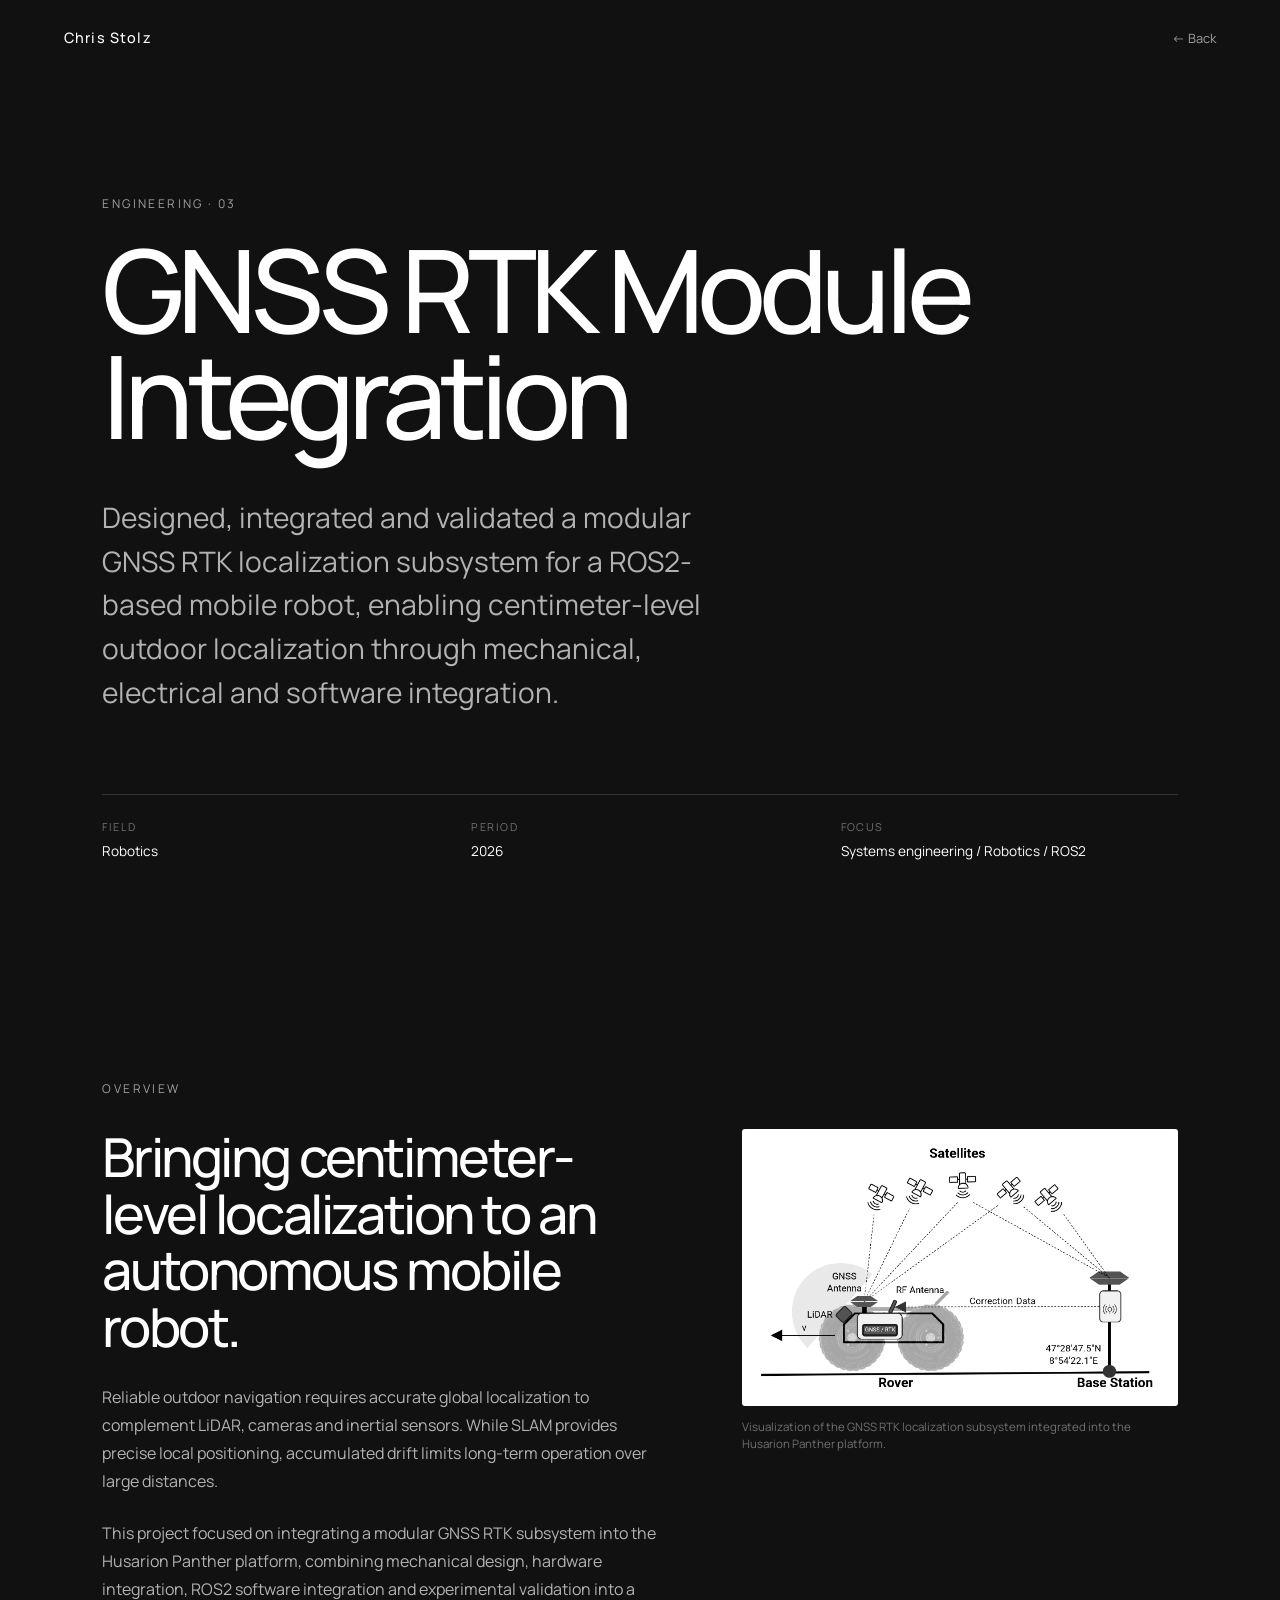
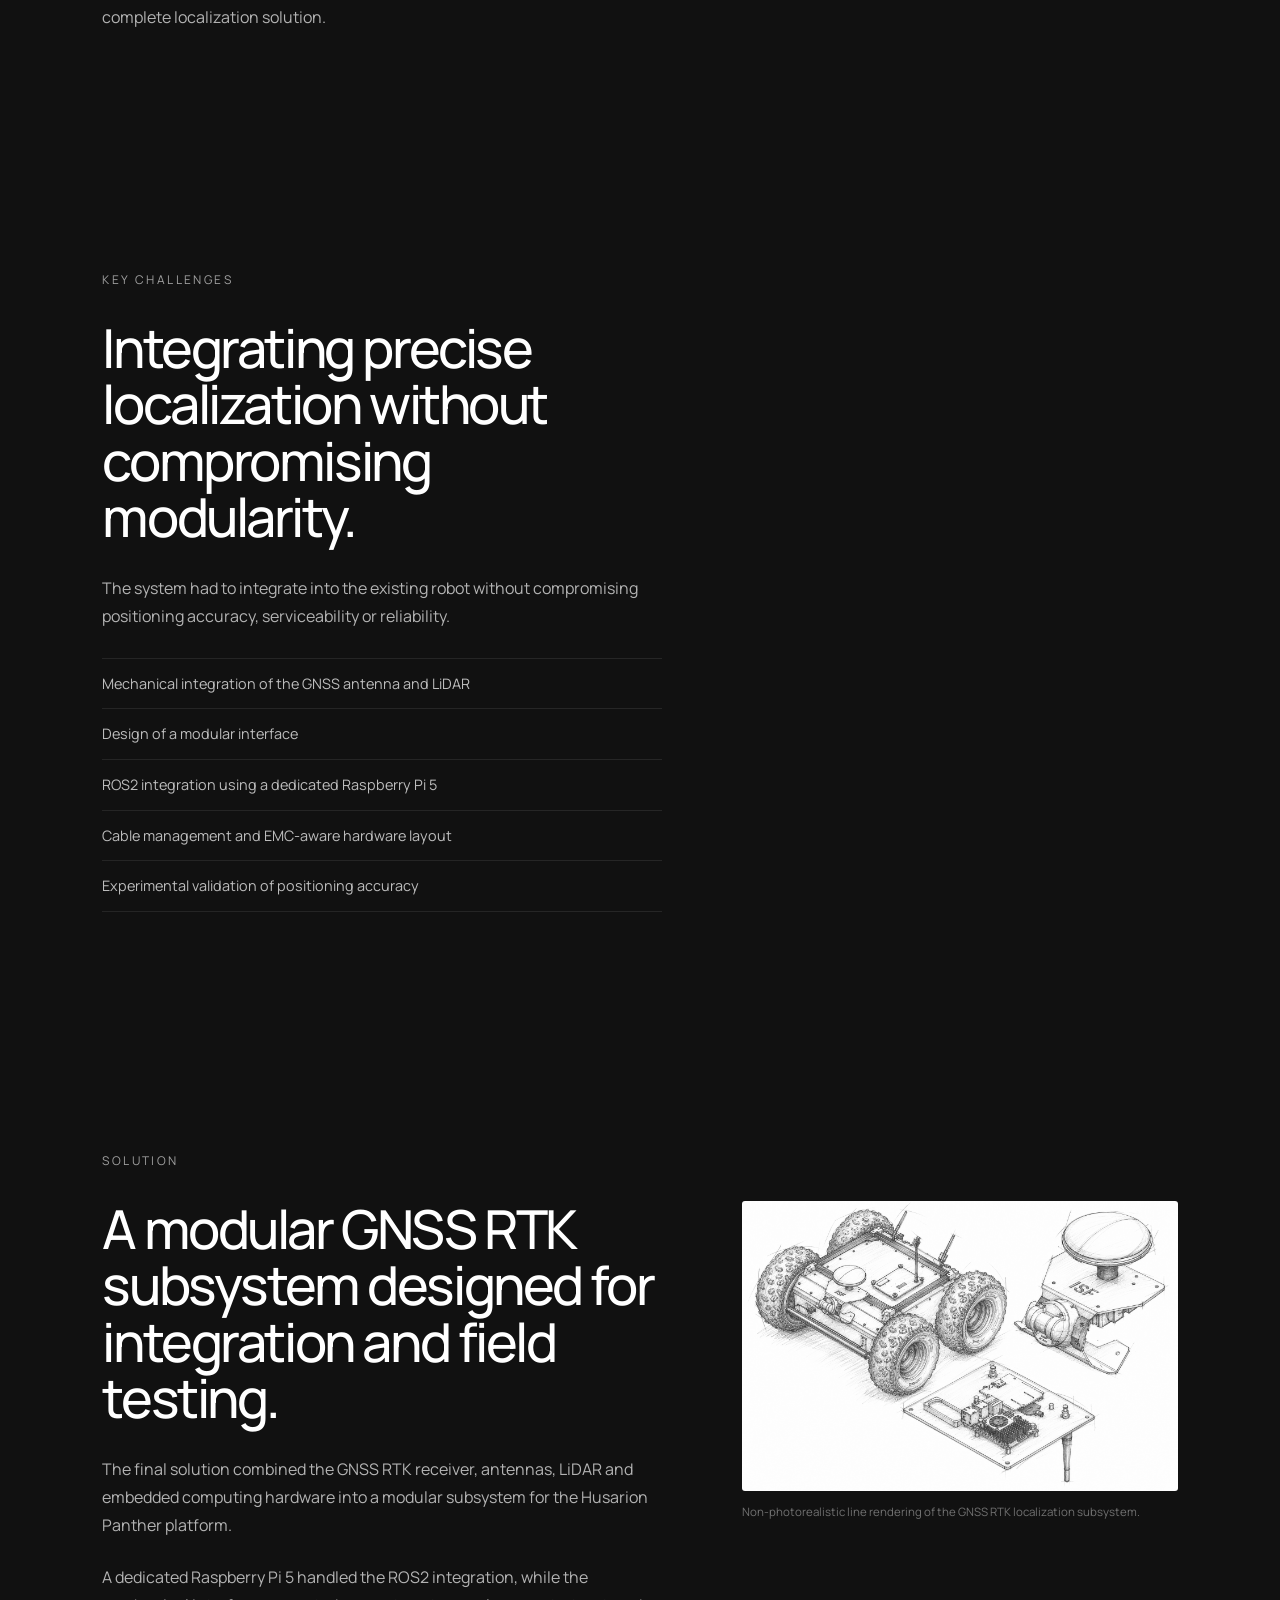
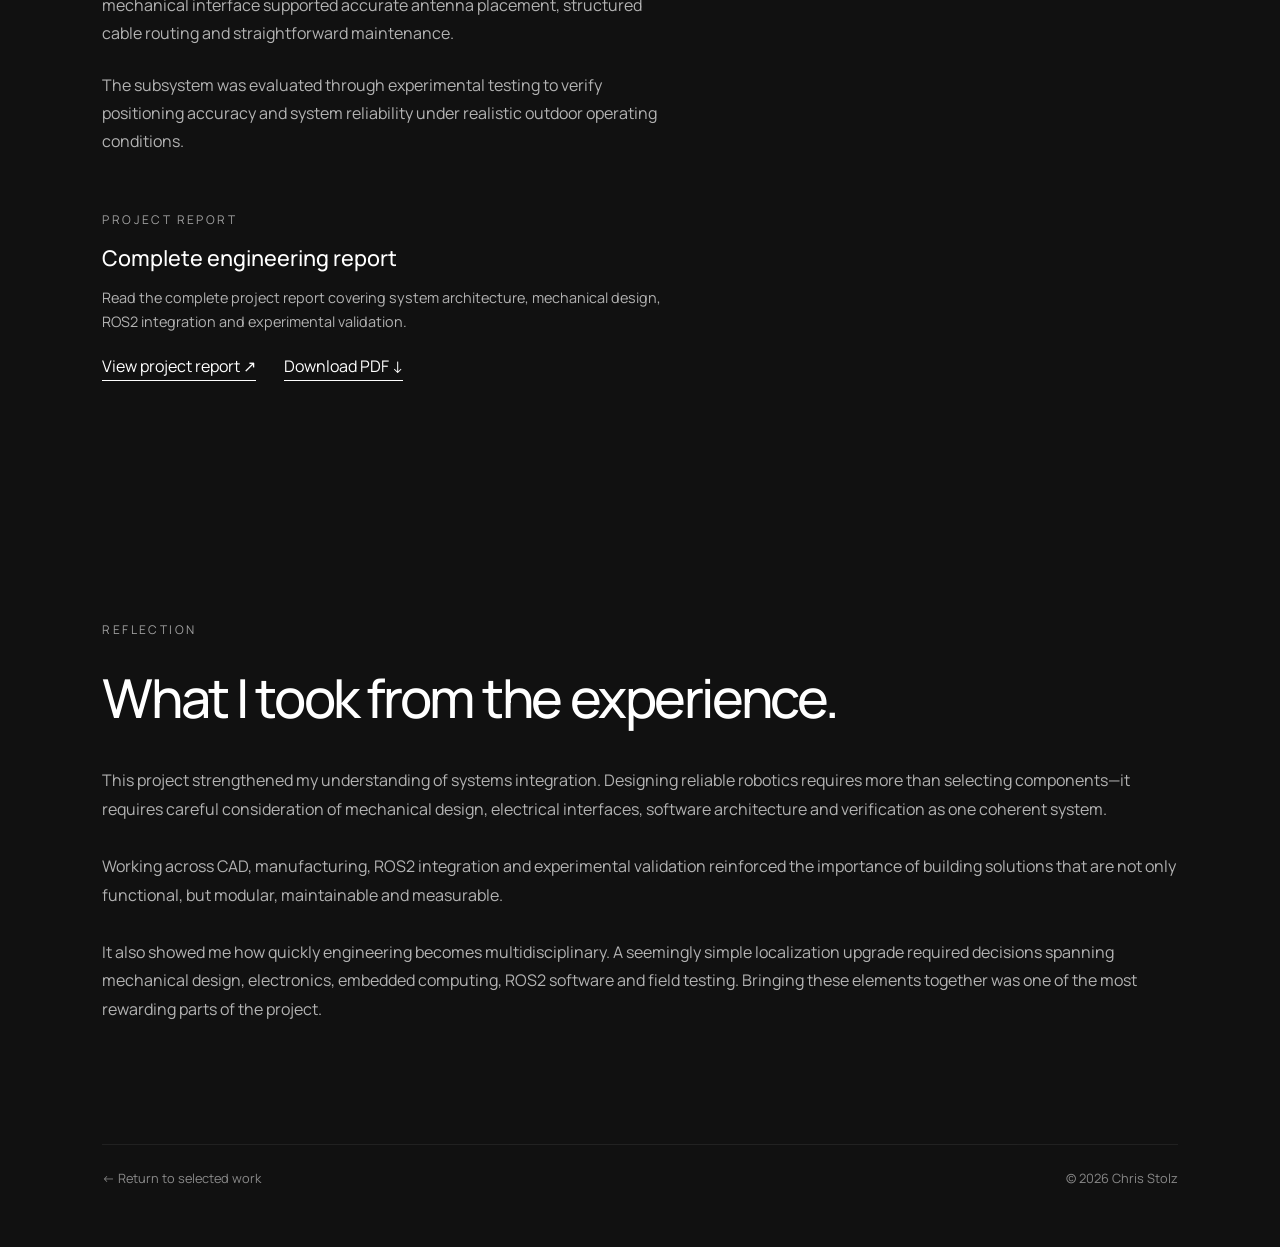
<file: projects/gnss.html>
<!DOCTYPE html>
<html lang="en">

<head>
    <meta charset="UTF-8">

    <meta
        name="viewport"
        content="width=device-width, initial-scale=1.0"
    >

    <title>GNSS RTK Module Integration — Chris Stolz</title>

    <meta
        name="description"
        content="Design, integration and validation of a modular GNSS RTK localization subsystem for a ROS2-based mobile robot."
    >

    <link rel="preconnect" href="https://fonts.googleapis.com">
    <link rel="preconnect" href="https://fonts.gstatic.com" crossorigin>

    <link
        href="https://fonts.googleapis.com/css2?family=Manrope:wght@300;400;500;600&display=swap"
        rel="stylesheet"
    >

    <link rel="stylesheet" href="../css/style.css">

</head>

<body class="project-page">

    <header class="project-navigation">

        <a href="../index.html" class="project-home">
            Chris Stolz
        </a>

        <a href="../index.html#engineering" class="project-back">
            ← Back
        </a>

    </header>

    <main>

        <!-- Project introduction -->

        <section class="project-introduction">

            <p class="section-label">Engineering · 03</p>

            <h1>GNSS RTK Module Integration</h1>

            <p class="project-lead">
                Designed, integrated and validated a modular GNSS RTK localization
                subsystem for a ROS2-based mobile robot, enabling centimeter-level
                outdoor localization through mechanical, electrical and software
                integration.
            </p>

            <div class="project-details">

                <div>
                    <p class="project-detail-label">Field</p>
                    <p>Robotics</p>
                </div>

                <div>
                    <p class="project-detail-label">Period</p>
                    <p>2026</p>
                </div>

                <div>
                    <p class="project-detail-label">Focus</p>
                    <p>Systems engineering / Robotics / ROS2</p>
                </div>

            </div>

        </section>


        <!-- Overview -->

        <section class="project-content-section">

            <p class="section-label">Overview</p>

            <div class="project-content-layout">

                <div class="project-content-text">

                    <h2>
                        Bringing centimeter-level localization to an autonomous
                        mobile robot.
                    </h2>

                    <p>
                        Reliable outdoor navigation requires accurate global
                        localization to complement LiDAR, cameras and inertial sensors.
                        While SLAM provides precise local positioning, accumulated drift
                        limits long-term operation over large distances.
                    </p>

                    <p>
                        This project focused on integrating a modular GNSS RTK subsystem
                        into the Husarion Panther platform, combining mechanical design,
                        hardware integration, ROS2 software integration and experimental
                        validation into a complete localization solution.
                    </p>

                </div>

                <figure class="project-content-image">

                    <img
                        src="../images/gnss-project-overview.png"
                        alt="GNSS RTK localization subsystem integrated into the Husarion Panther platform"
                        loading="lazy"
                    >

                    <figcaption>
                        Visualization of the GNSS RTK localization subsystem integrated into the Husarion Panther platform.
                    </figcaption>

                </figure>

            </div>

        </section>


        <!-- Key challenges -->

        <section class="project-content-section">

            <p class="section-label">Key challenges</p>

            <div class="project-content-layout">

                <div class="project-content-text">

                    <h2>
                        Integrating precise localization without compromising
                        modularity.
                    </h2>

                    <p>
                        The system had to integrate into the existing robot without
                        compromising positioning accuracy, serviceability or reliability.
                    </p>

                    <ul class="project-content-list">
                        <li>
                            Mechanical integration of the GNSS antenna and LiDAR
                        </li>

                        <li>
                            Design of a modular interface
                        </li>

                        <li>
                            ROS2 integration using a dedicated Raspberry Pi 5
                        </li>

                        <li>
                            Cable management and EMC-aware hardware layout
                        </li>

                        <li>
                            Experimental validation of positioning accuracy
                        </li>
                    </ul>

                </div>

            </div>

        </section>


        <!-- Solution -->

        <section class="project-content-section">

            <p class="section-label">Solution</p>

            <div class="project-content-layout">

                <div class="project-content-text">

                    <h2>
                        A modular GNSS RTK subsystem designed for integration and
                        field testing.
                    </h2>

                    <p>
                        The final solution combined the GNSS RTK receiver, antennas,
                        LiDAR and embedded computing hardware into a modular subsystem
                        for the Husarion Panther platform.
                    </p>

                    <p>
                        A dedicated Raspberry Pi 5 handled the ROS2 integration, while
                        the mechanical interface supported accurate antenna placement,
                        structured cable routing and straightforward maintenance.
                    </p>

                    <p>
                        The subsystem was evaluated through experimental testing to
                        verify positioning accuracy and system reliability under
                        realistic outdoor operating conditions.
                    </p>

                    <div class="project-resource">

                        <p class="section-label">
                            Project report
                        </p>

                        <h3>
                            Complete engineering report
                        </h3>

                        <p>
                            Read the complete project report covering system
                            architecture, mechanical design, ROS2 integration and
                            experimental validation.
                        </p>

                        <div class="project-resource-links">

                            <a
                                href="../documents/gnss-rtk-project-report.pdf"
                                target="_blank"
                                rel="noopener noreferrer"
                                class="resource-link"
                            >
                                View project report ↗
                            </a>

                            <a
                                href="../documents/gnss-rtk-project-report.pdf"
                                download
                                class="resource-link"
                            >
                                Download PDF ↓
                            </a>

                        </div>

                    </div>

                </div>

                <figure class="project-content-image">

                    <img
                        src="../images/gnss-sketch.png"
                        alt="Non-photorealistic line rendering of the GNSS RTK localization subsystem"
                        loading="lazy"
                    >

                    <figcaption>
                        Non-photorealistic line rendering of the GNSS RTK localization subsystem.
                    </figcaption>

                </figure>

            </div>

        </section>


        <!-- Reflection -->

        <section class="project-reflection">

            <p class="section-label">Reflection</p>

            <h2>
                What I took from the experience.
            </h2>

            <div class="project-reflection-text">

                <p>
                    This project strengthened my understanding of systems integration.
                    Designing reliable robotics requires more than selecting components—it
                    requires careful consideration of mechanical design, electrical interfaces,
                    software architecture and verification as one coherent system.
                </p>

                <p>
                    Working across CAD, manufacturing, ROS2 integration and experimental
                    validation reinforced the importance of building solutions that are not
                    only functional, but modular, maintainable and measurable.
                </p>

                <p>
                    It also showed me how quickly engineering becomes multidisciplinary.
                    A seemingly simple localization upgrade required decisions spanning
                    mechanical design, electronics, embedded computing, ROS2 software and
                    field testing. Bringing these elements together was one of the most
                    rewarding parts of the project.
                </p>

            </div>

        </section>


        <!-- Footer -->

        <footer class="project-footer">

            <a href="../index.html#engineering">
                ← Return to selected work
            </a>

            <p>© 2026 Chris Stolz</p>

        </footer>

    </main>

</body>

</html>
</file>
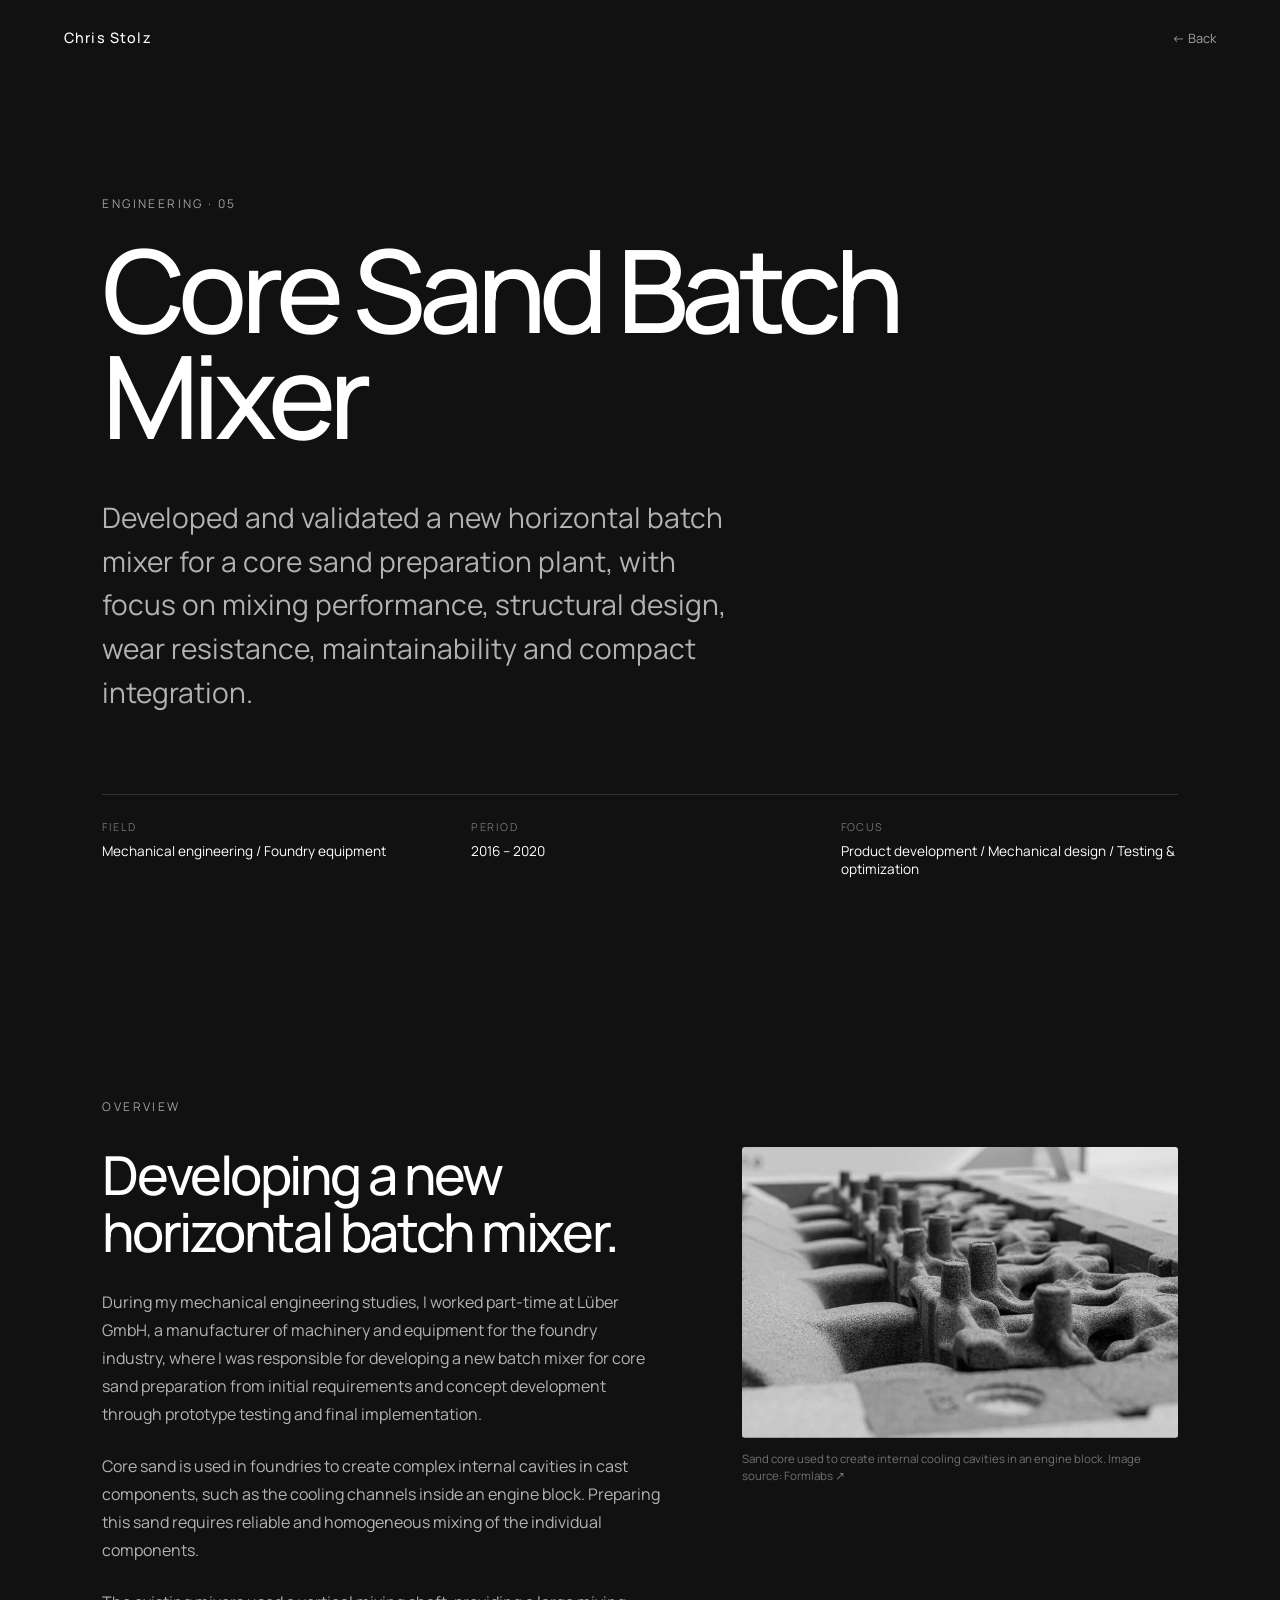
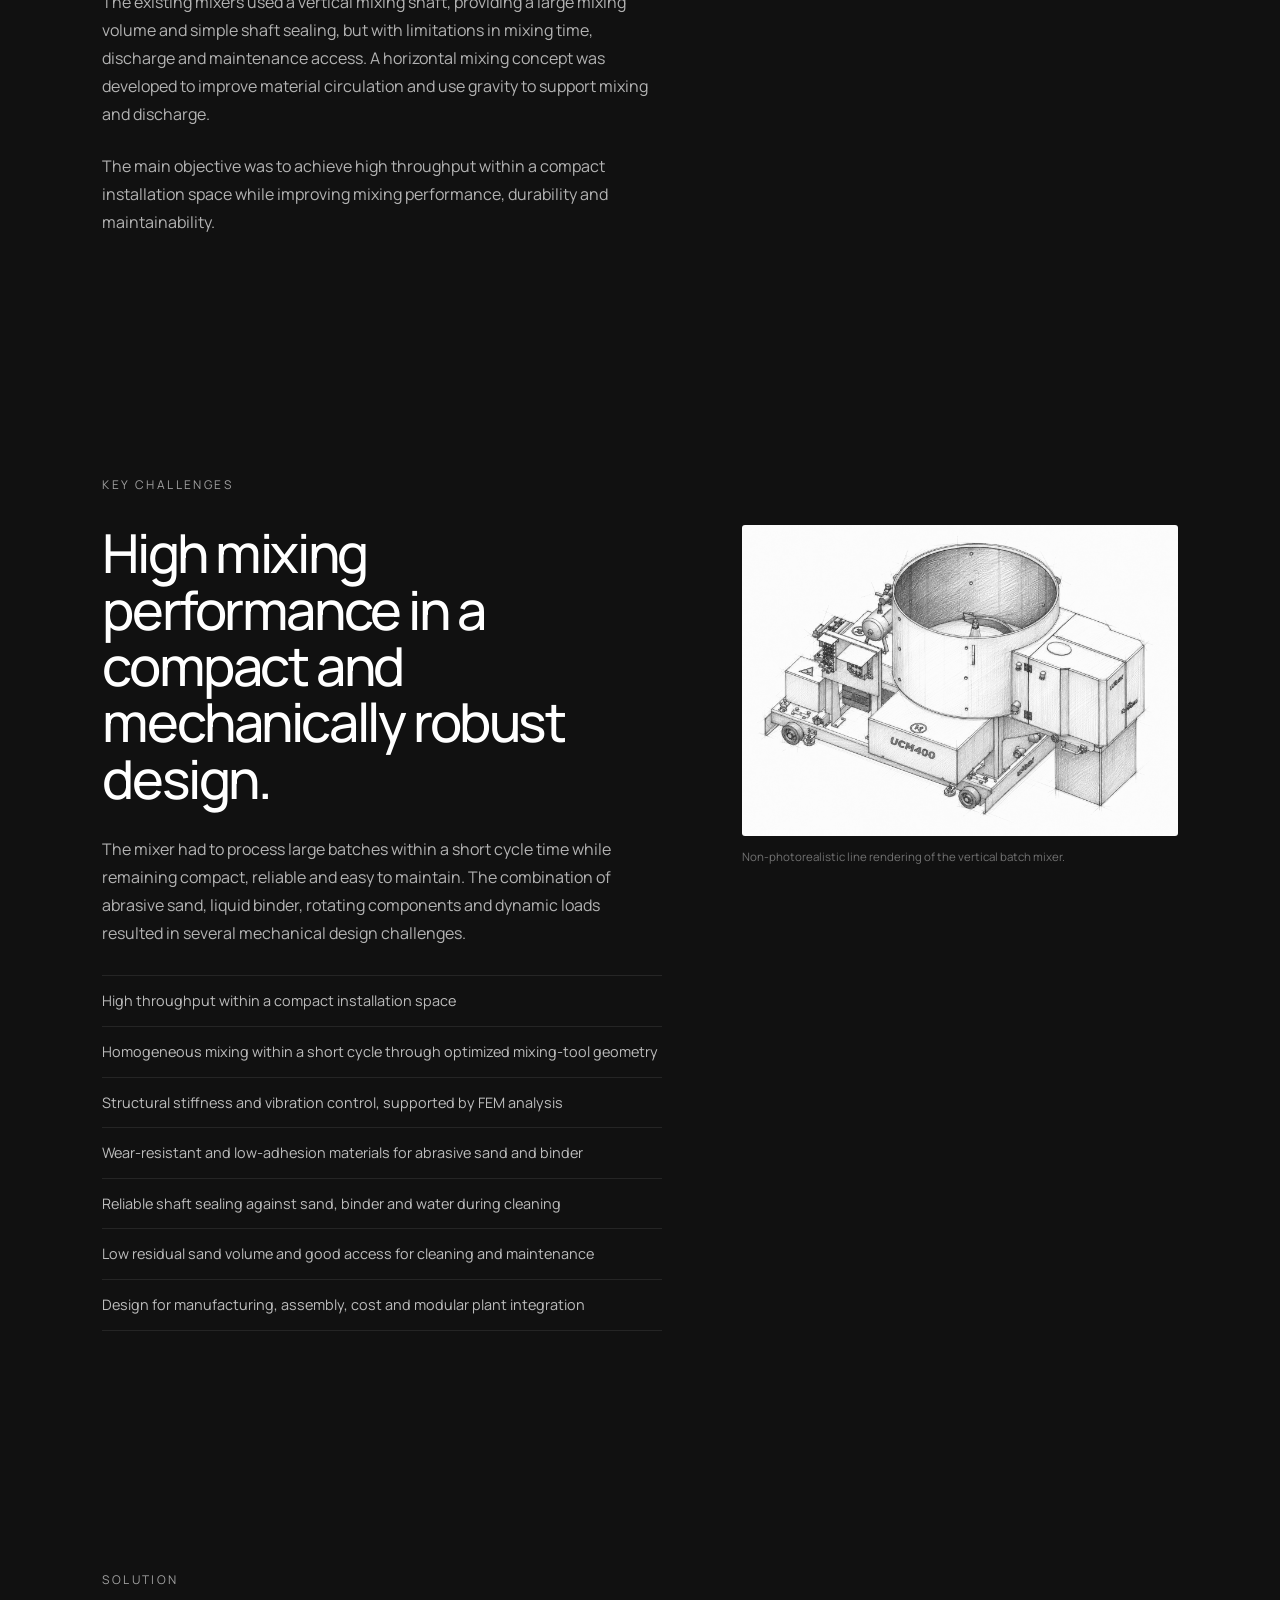
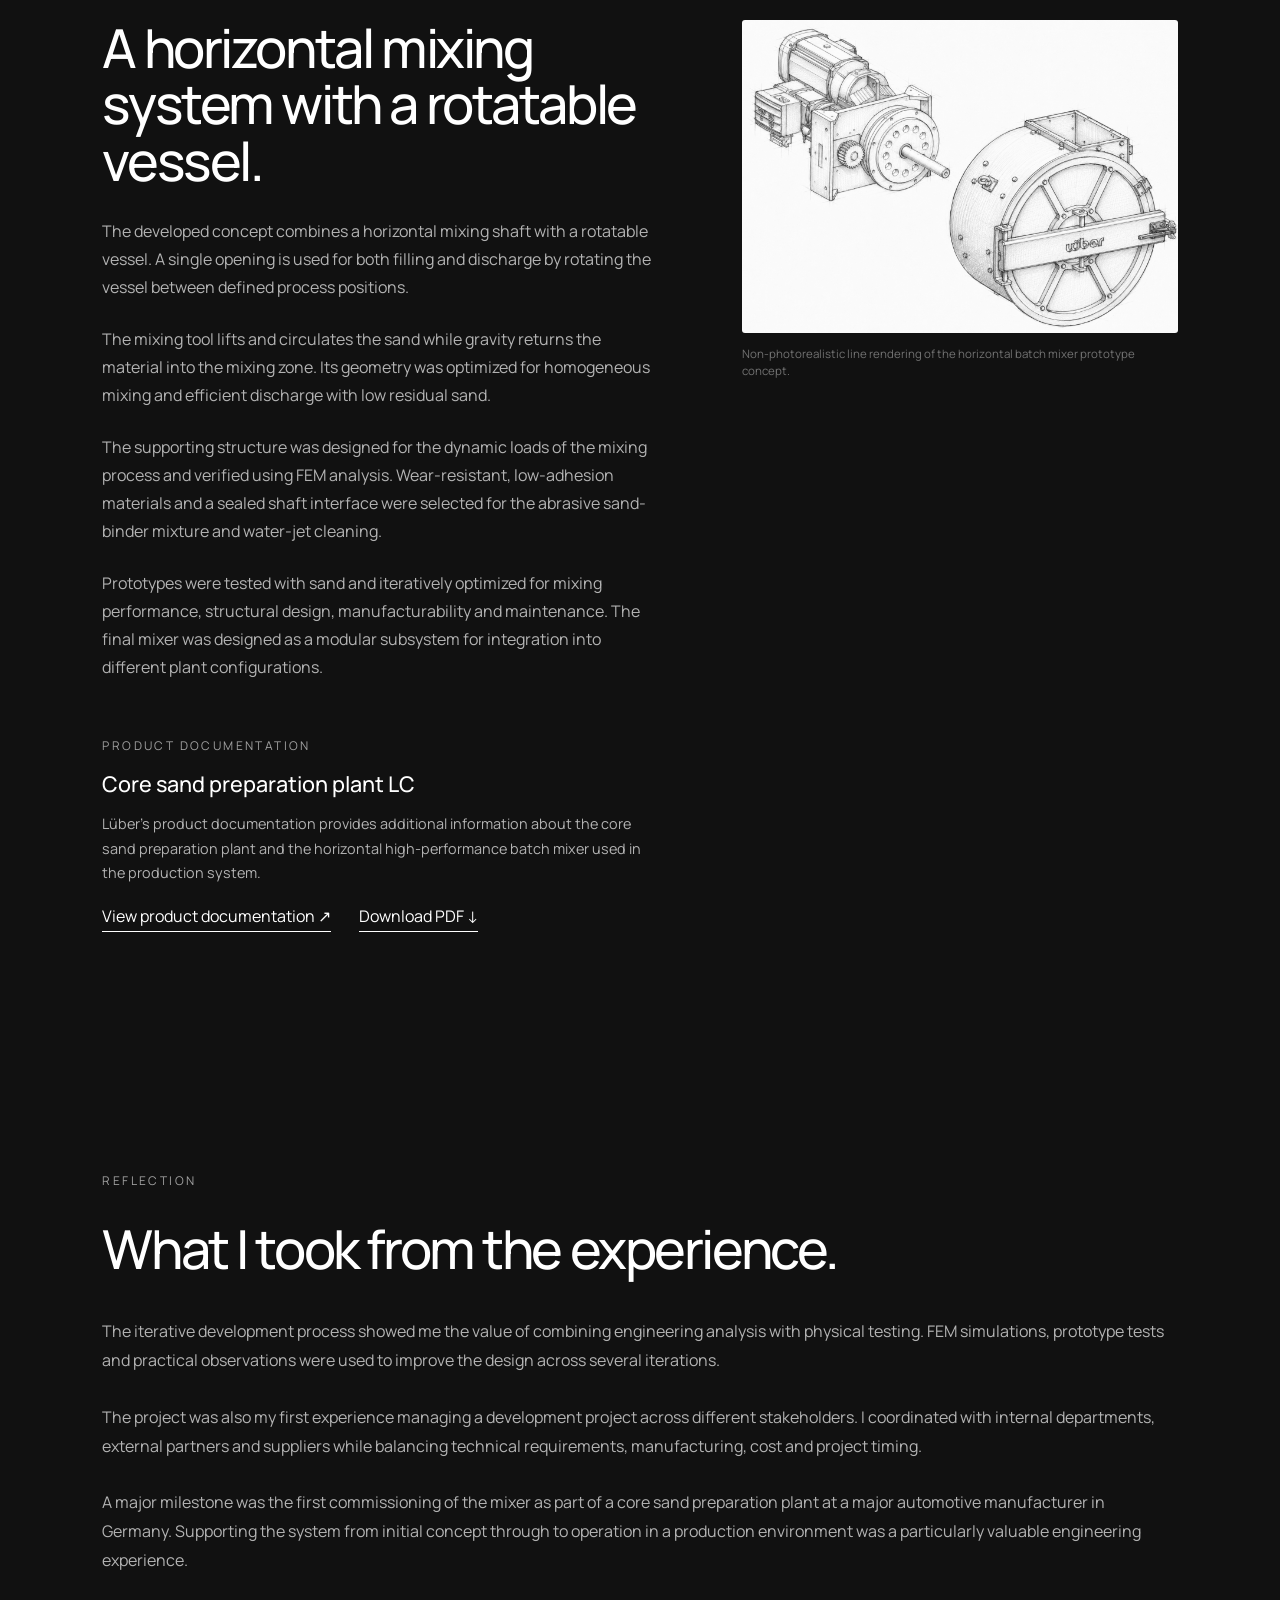
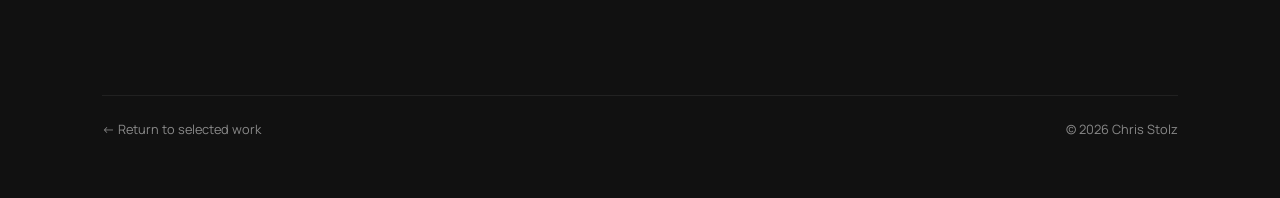
<file: projects/lueber.html>
<!DOCTYPE html>
<html lang="en">

<head>
    <meta charset="UTF-8">

    <meta
        name="viewport"
        content="width=device-width, initial-scale=1.0"
    >

    <title>Core Sand Batch Mixer — Chris Stolz</title>

    <meta
        name="description"
        content="Development of a horizontal batch mixer for core sand preparation, including mechanical design, FEM analysis, prototyping, testing and optimization."
    >

    <link rel="preconnect" href="https://fonts.googleapis.com">
    <link rel="preconnect" href="https://fonts.gstatic.com" crossorigin>

    <link
        href="https://fonts.googleapis.com/css2?family=Manrope:wght@300;400;500;600&display=swap"
        rel="stylesheet"
    >

    <link rel="stylesheet" href="../css/style.css">

</head>

<body class="project-page">

    <header class="project-navigation">

        <a href="../index.html" class="project-home">
            Chris Stolz
        </a>

        <a href="../index.html#engineering" class="project-back">
            ← Back
        </a>

    </header>

    <main>

        <!-- Project introduction -->

        <section class="project-introduction">

            <p class="section-label">Engineering · 05</p>

            <h1>Core Sand Batch Mixer</h1>

            <p class="project-lead">
                Developed and validated a new horizontal batch mixer for a core sand
                preparation plant, with focus on mixing performance, structural design,
                wear resistance, maintainability and compact integration.
            </p>

            <div class="project-details">

                <div>
                    <p class="project-detail-label">Field</p>
                    <p>Mechanical engineering / Foundry equipment</p>
                </div>

                <div>
                    <p class="project-detail-label">Period</p>
                    <p>2016 – 2020</p>
                </div>

                <div>
                    <p class="project-detail-label">Focus</p>
                    <p>Product development / Mechanical design / Testing &amp; optimization</p>
                </div>

            </div>

        </section>


        <!-- Overview -->

        <section class="project-content-section">

            <p class="section-label">Overview</p>

            <div class="project-content-layout">

                <div class="project-content-text">

                    <h2>
                        Developing a new horizontal batch mixer.
                    </h2>

                    <p>
                        During my mechanical engineering studies, I worked part-time at Lüber GmbH, a manufacturer of machinery and equipment for the foundry industry, 
                        where I was responsible for developing a new batch mixer for core sand preparation from initial requirements and concept development through prototype testing and final implementation.
                    </p>


                    <p>
                        Core sand is used in foundries to create complex internal cavities in cast components, such as the cooling channels inside an engine block. 
                        Preparing this sand requires reliable and homogeneous mixing of the individual components.
                    </p>



                    <p>
                        The existing mixers used a vertical mixing shaft, providing a large
                        mixing volume and simple shaft sealing, but with limitations in
                        mixing time, discharge and maintenance access. A horizontal mixing
                        concept was developed to improve material circulation and use
                        gravity to support mixing and discharge.
                    </p>

                    <p>
                        The main objective was to achieve high throughput within a compact
                        installation space while improving mixing performance, durability
                        and maintainability.
                    </p>

                </div>

                <figure class="project-content-image">

                    <img
                        src="../images/sand-core.JPG"
                        alt="Sand core used to create internal cavities for cooling passages in an engine block"
                    >

                    <figcaption>
                        Sand core used to create internal cooling cavities in an engine block.
                        Image source:
                        <a
                            href="https://formlabs.com/eu/blog/metal-casting/"
                            target="_blank"
                            rel="noopener noreferrer"
                        >
                            Formlabs ↗
                        </a>
                    </figcaption>

                </figure>

            </div>

        </section>


        <!-- Key challenges -->

        <section class="project-content-section">

            <p class="section-label">Key challenges</p>

            <div class="project-content-layout">

                <div class="project-content-text">

                    <h2>
                        High mixing performance in a compact and
                        mechanically robust design.
                    </h2>

                    <p>
                        The mixer had to process large batches within a short cycle time
                        while remaining compact, reliable and easy to maintain. The
                        combination of abrasive sand, liquid binder, rotating components
                        and dynamic loads resulted in several mechanical design
                        challenges.
                    </p>

                    <ul class="project-content-list">

                        <li>
                            High throughput within a compact installation space
                        </li>

                        <li>
                            Homogeneous mixing within a short cycle through optimized
                            mixing-tool geometry
                        </li>

                        <li>
                            Structural stiffness and vibration control, supported by
                            FEM analysis
                        </li>

                        <li>
                            Wear-resistant and low-adhesion materials for abrasive
                            sand and binder
                        </li>

                        <li>
                            Reliable shaft sealing against sand, binder and water
                            during cleaning
                        </li>

                        <li>
                            Low residual sand volume and good access for cleaning
                            and maintenance
                        </li>

                        <li>
                            Design for manufacturing, assembly, cost and modular
                            plant integration
                        </li>

                    </ul>

                </div>

                <figure class="project-content-image">

                    <img
                        src="../images/old-lueber-batch-mixer.png"
                        alt="Non-photorealistic line rendering of a vertical batch mixer."
                        loading="lazy"
                    >

                    <figcaption>
                        Non-photorealistic line rendering of the vertical batch mixer.
                    </figcaption>

                </figure>

            </div>

        </section>


        <!-- Solution -->

        <section class="project-content-section">

            <p class="section-label">Solution</p>

            <div class="project-content-layout">

                <div class="project-content-text">

                    <h2>
                        A horizontal mixing system with a
                        rotatable vessel.
                    </h2>

                    <p>
                        The developed concept combines a horizontal mixing shaft with a
                        rotatable vessel. A single opening is used for both filling and
                        discharge by rotating the vessel between defined process positions.
                    </p>

                    <p>
                        The mixing tool lifts and circulates the sand while gravity returns
                        the material into the mixing zone. Its geometry was optimized for
                        homogeneous mixing and efficient discharge with low residual sand.
                    </p>

                    <p>
                        The supporting structure was designed for the dynamic loads of the
                        mixing process and verified using FEM analysis. Wear-resistant,
                        low-adhesion materials and a sealed shaft interface were selected
                        for the abrasive sand-binder mixture and water-jet cleaning.
                    </p>

                    <p>
                        Prototypes were tested with sand and iteratively optimized for
                        mixing performance, structural design, manufacturability and
                        maintenance. The final mixer was designed as a modular subsystem
                        for integration into different plant configurations.
                    </p>


                    <div class="project-resource">

                        <p class="section-label">
                            Product documentation
                        </p>

                        <h3>
                            Core sand preparation plant LC
                        </h3>

                        <p>
                            Lüber’s product documentation provides additional information
                            about the core sand preparation plant and the horizontal
                            high-performance batch mixer used in the production system.
                        </p>

                        <div class="project-resource-links">

                            <a
                                href="../documents/core-sand-preparation-plant.pdf"
                                target="_blank"
                                rel="noopener noreferrer"
                                class="resource-link"
                            >
                                View product documentation ↗
                            </a>

                            <a
                                href="../documents/core-sand-preparation-plant.pdf"
                                download
                                class="resource-link"
                            >
                                Download PDF ↓
                            </a>

                        </div>

                    </div>

                </div>

                <figure class="project-content-image">

                    <img
                        src="../images/new-lueber-mixer.png"
                        alt="Non-photorealistic line rendering of the horizontal batch mixer prototype."
                        loading="lazy"
                    >

                    <figcaption>
                        Non-photorealistic line rendering of the horizontal batch mixer prototype concept.
                    </figcaption>

                </figure>

            </div>

        </section>



        
        <!-- Reflection -->

        <section class="project-reflection">

            <p class="section-label">Reflection</p>

            <h2>
                What I took from the experience.
            </h2>

            <div class="project-reflection-text">

                <p>
                    The iterative development process showed me the value of combining
                    engineering analysis with physical testing. FEM simulations, prototype
                    tests and practical observations were used to improve the design across
                    several iterations.
                </p>

                <p>
                    The project was also my first experience managing a development project
                    across different stakeholders. I coordinated with internal departments,
                    external partners and suppliers while balancing technical requirements,
                    manufacturing, cost and project timing.
                </p>

                <p>
                    A major milestone was the first commissioning of the mixer as part of a
                    core sand preparation plant at a major automotive manufacturer in Germany.
                    Supporting the system from initial concept through to operation in a
                    production environment was a particularly valuable engineering experience.
                </p>

            </div>

        </section>


        <!-- Footer -->

        <footer class="project-footer">

            <a href="../index.html#engineering">
                ← Return to selected work
            </a>

            <p>© 2026 Chris Stolz</p>

        </footer>

    </main>

</body>

</html>
</file>
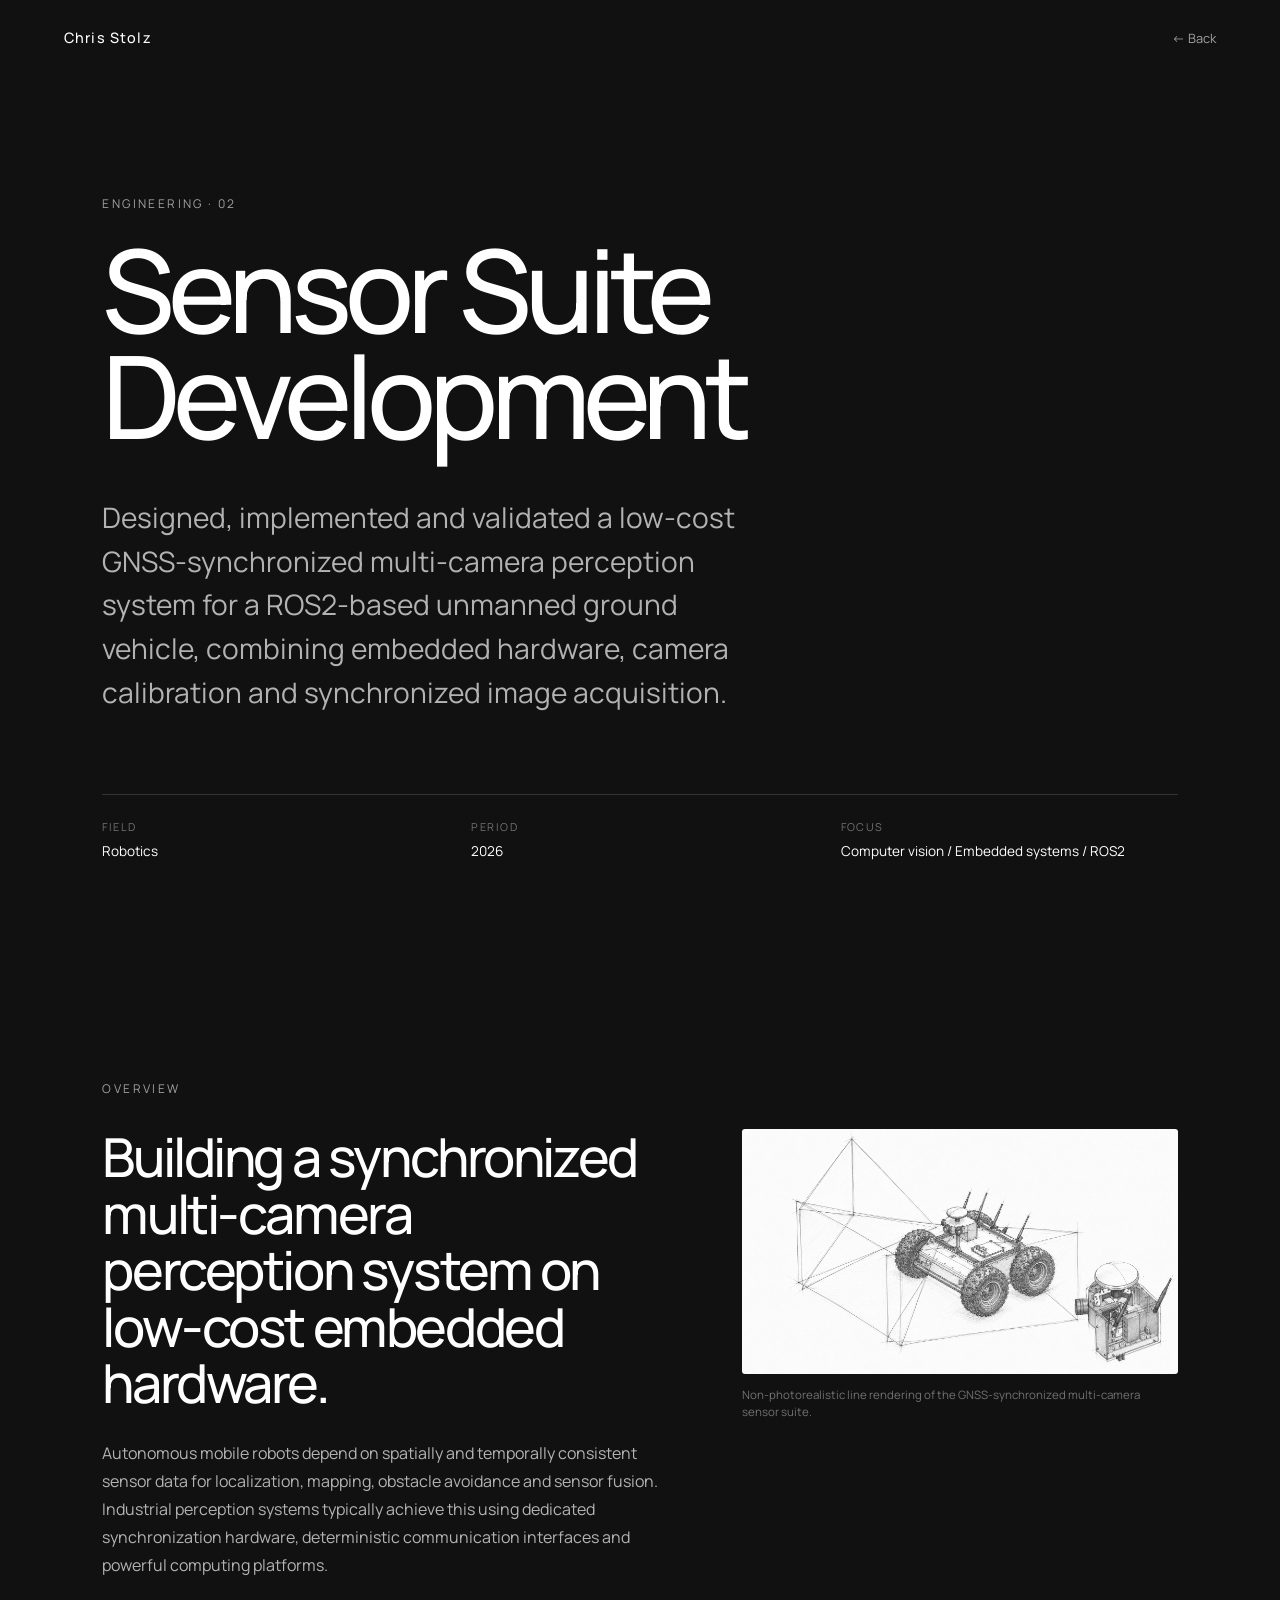
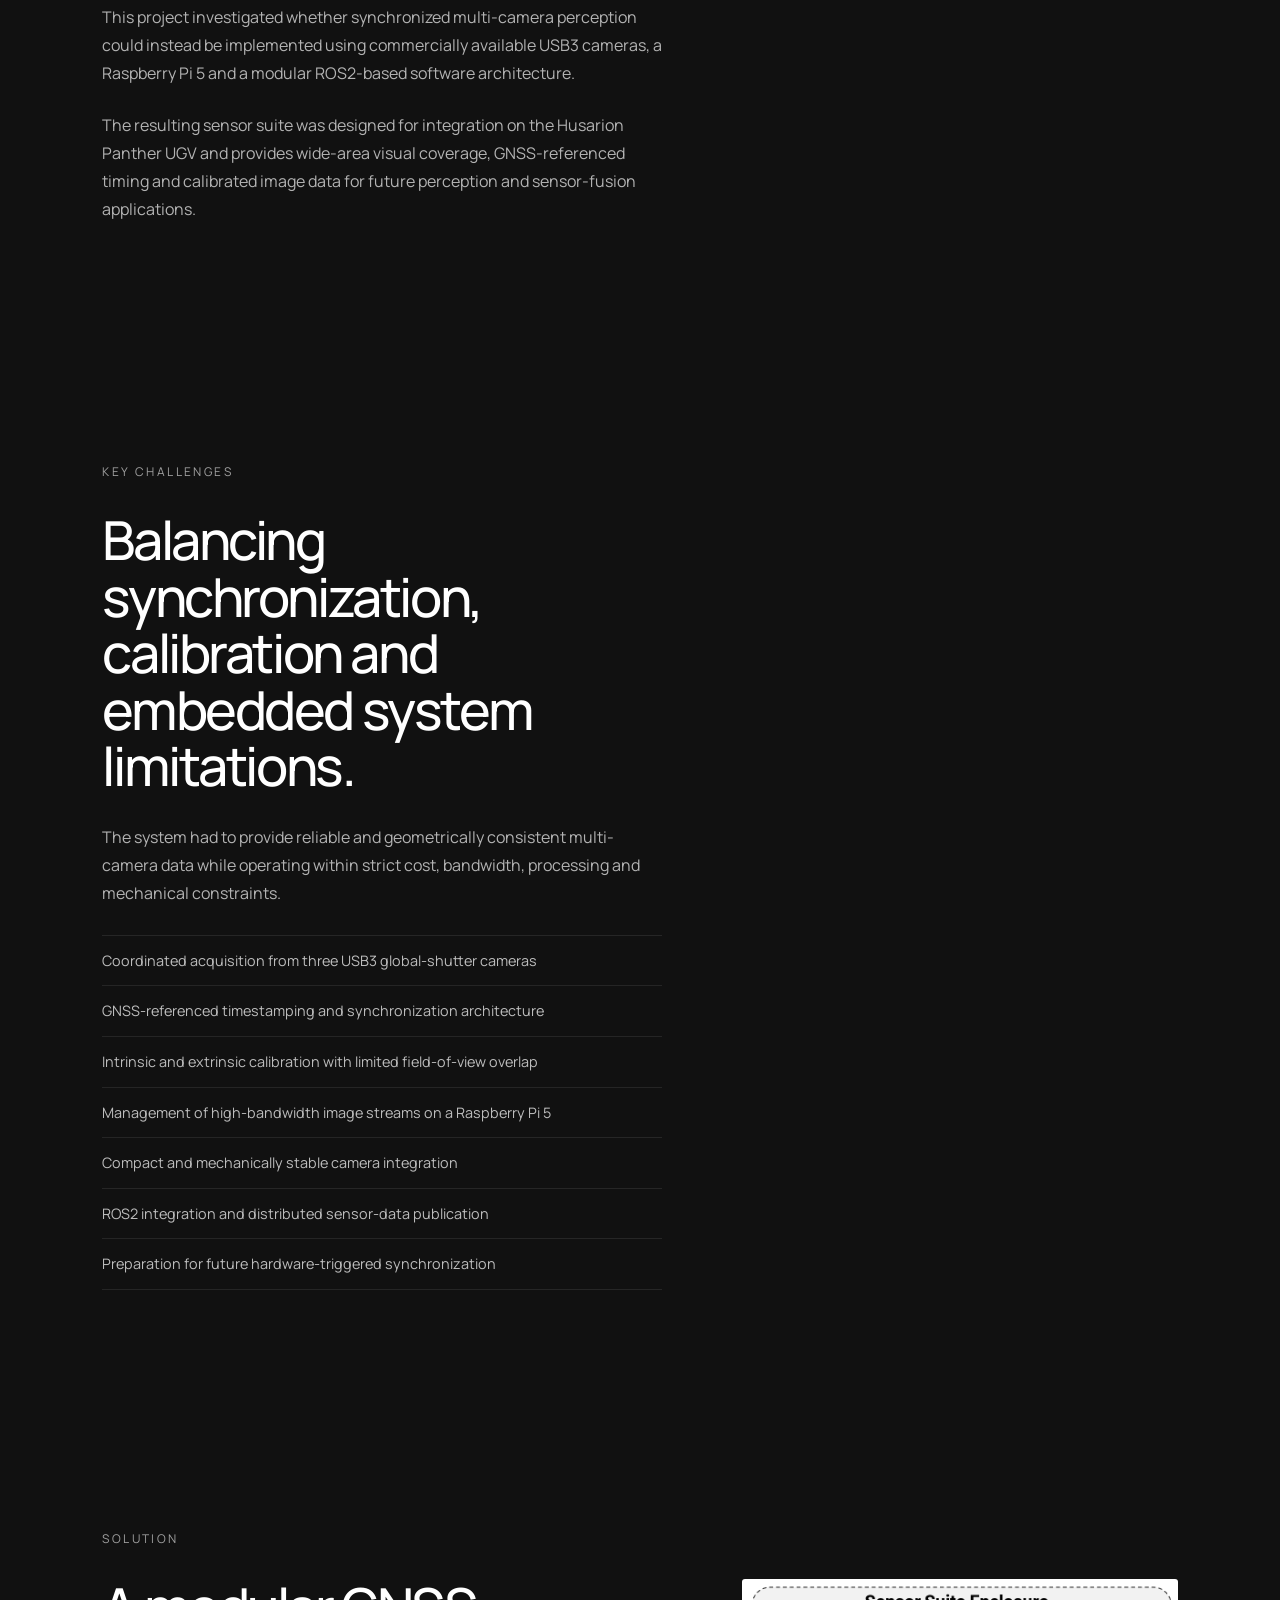
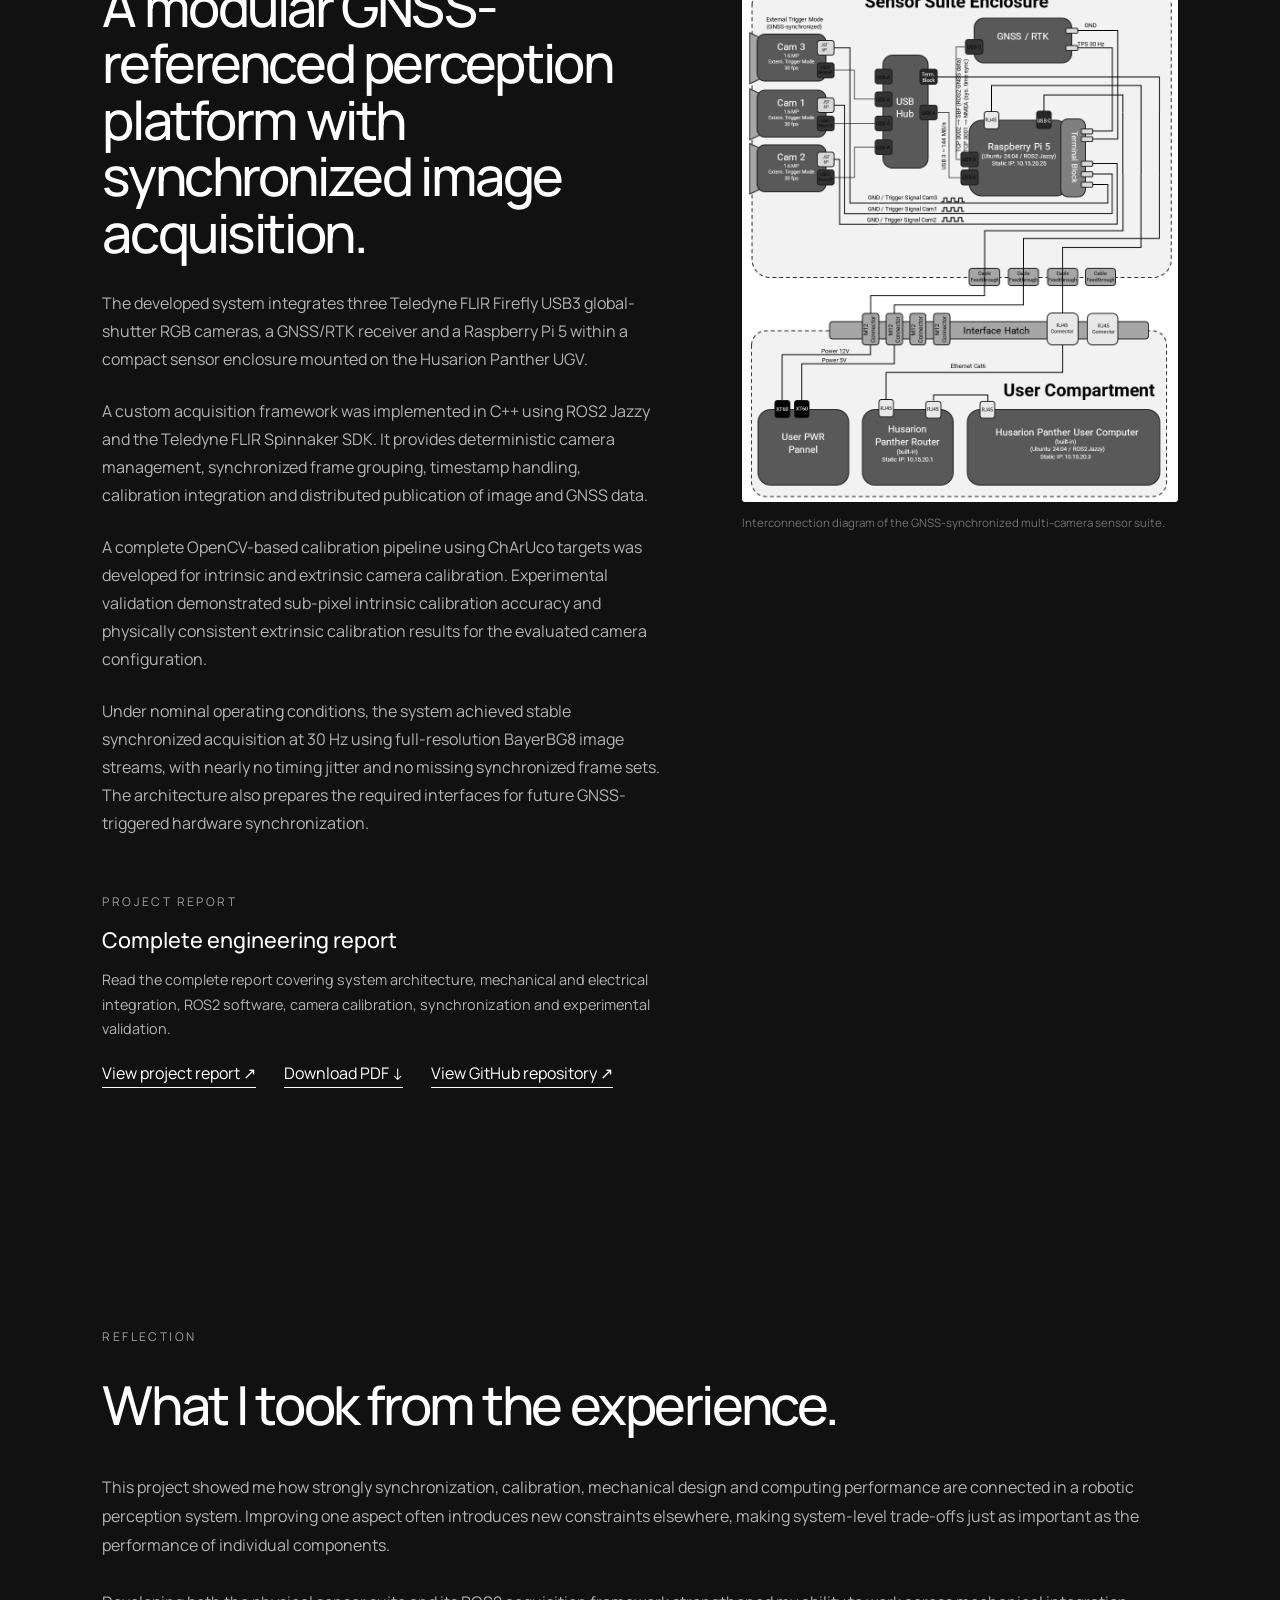
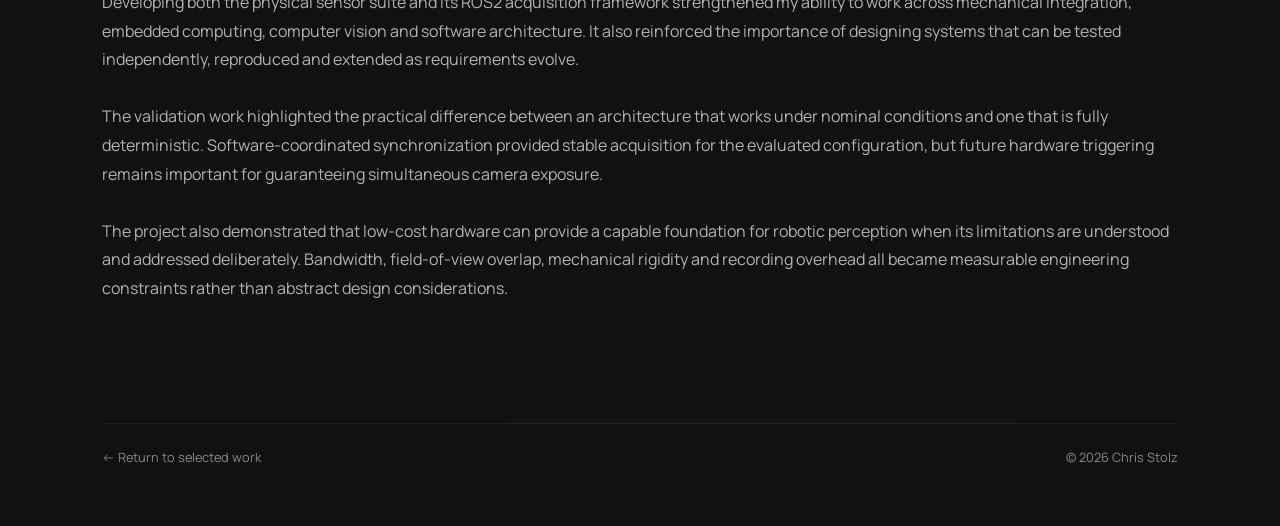
<file: projects/sensor_suite.html>
<!DOCTYPE html>
<html lang="en">

<head>
    <meta charset="UTF-8">

    <meta
        name="viewport"
        content="width=device-width, initial-scale=1.0"
    >

    <title>Sensor Suite Development — Chris Stolz</title>

    <meta
        name="description"
        content="Design, implementation and validation of a low-cost GNSS-synchronized multi-camera perception system for a ROS2-based unmanned ground vehicle."
    >

    <link rel="preconnect" href="https://fonts.googleapis.com">
    <link rel="preconnect" href="https://fonts.gstatic.com" crossorigin>

    <link
        href="https://fonts.googleapis.com/css2?family=Manrope:wght@300;400;500;600&display=swap"
        rel="stylesheet"
    >

    <link rel="stylesheet" href="../css/style.css">

</head>

<body class="project-page">

    <header class="project-navigation">

        <a href="../index.html" class="project-home">
            Chris Stolz
        </a>

        <a href="../index.html#engineering" class="project-back">
            ← Back
        </a>

    </header>

    <main>

        <!-- Project introduction -->

        <section class="project-introduction">

            <p class="section-label">Engineering · 02</p>

            <h1>Sensor Suite Development</h1>

            <p class="project-lead">
                Designed, implemented and validated a low-cost GNSS-synchronized
                multi-camera perception system for a ROS2-based unmanned ground
                vehicle, combining embedded hardware, camera calibration and
                synchronized image acquisition.
            </p>

            <div class="project-details">

                <div>
                    <p class="project-detail-label">Field</p>
                    <p>Robotics</p>
                </div>

                <div>
                    <p class="project-detail-label">Period</p>
                    <p>2026</p>
                </div>

                <div>
                    <p class="project-detail-label">Focus</p>
                    <p>Computer vision / Embedded systems / ROS2</p>
                </div>

            </div>

        </section>


        <!-- Overview -->

        <section class="project-content-section">

            <p class="section-label">Overview</p>

            <div class="project-content-layout">

                <div class="project-content-text">

                    <h2>
                        Building a synchronized multi-camera perception system
                        on low-cost embedded hardware.
                    </h2>

                    <p>
                        Autonomous mobile robots depend on spatially and temporally
                        consistent sensor data for localization, mapping, obstacle
                        avoidance and sensor fusion. Industrial perception systems
                        typically achieve this using dedicated synchronization hardware,
                        deterministic communication interfaces and powerful computing
                        platforms.
                    </p>

                    <p>
                        This project investigated whether synchronized multi-camera
                        perception could instead be implemented using commercially
                        available USB3 cameras, a Raspberry Pi 5 and a modular
                        ROS2-based software architecture.
                    </p>

                    <p>
                        The resulting sensor suite was designed for integration on the
                        Husarion Panther UGV and provides wide-area visual coverage,
                        GNSS-referenced timing and calibrated image data for future
                        perception and sensor-fusion applications.
                    </p>

                </div>

                <figure class="project-content-image">

                    <img
                        src="../images/sensor-suite-sketch.png"
                        alt="Non-photorealistic line rendering of the GNSS-synchronized multi-camera sensor suite"
                        loading="lazy"
                    >

                    <figcaption>
                        Non-photorealistic line rendering of the GNSS-synchronized multi-camera sensor suite.
                    </figcaption>

                </figure>

            </div>

        </section>


        <!-- Key challenges -->

        <section class="project-content-section">

            <p class="section-label">Key challenges</p>

            <div class="project-content-layout">

                <div class="project-content-text">

                    <h2>
                        Balancing synchronization, calibration and embedded
                        system limitations.
                    </h2>

                    <p>
                        The system had to provide reliable and geometrically consistent
                        multi-camera data while operating within strict cost, bandwidth,
                        processing and mechanical constraints.
                    </p>

                    <ul class="project-content-list">

                        <li>
                            Coordinated acquisition from three USB3 global-shutter cameras
                        </li>

                        <li>
                            GNSS-referenced timestamping and synchronization architecture
                        </li>

                        <li>
                            Intrinsic and extrinsic calibration with limited field-of-view overlap
                        </li>

                        <li>
                            Management of high-bandwidth image streams on a Raspberry Pi 5
                        </li>

                        <li>
                            Compact and mechanically stable camera integration
                        </li>

                        <li>
                            ROS2 integration and distributed sensor-data publication
                        </li>

                        <li>
                            Preparation for future hardware-triggered synchronization
                        </li>

                    </ul>

                </div>


            </div>

        </section>


        <!-- Solution -->

        <section class="project-content-section">

            <p class="section-label">Solution</p>

            <div class="project-content-layout">

                <div class="project-content-text">

                    <h2>
                        A modular GNSS-referenced perception platform with
                        synchronized image acquisition.
                    </h2>

                    <p>
                        The developed system integrates three Teledyne FLIR Firefly
                        USB3 global-shutter RGB cameras, a GNSS/RTK receiver and a
                        Raspberry Pi 5 within a compact sensor enclosure mounted on
                        the Husarion Panther UGV.
                    </p>

                    <p>
                        A custom acquisition framework was implemented in C++ using
                        ROS2 Jazzy and the Teledyne FLIR Spinnaker SDK. It provides
                        deterministic camera management, synchronized frame grouping,
                        timestamp handling, calibration integration and distributed
                        publication of image and GNSS data.
                    </p>

                    <p>
                        A complete OpenCV-based calibration pipeline using ChArUco
                        targets was developed for intrinsic and extrinsic camera
                        calibration. Experimental validation demonstrated sub-pixel
                        intrinsic calibration accuracy and physically consistent
                        extrinsic calibration results for the evaluated camera
                        configuration.
                    </p>

                    <p>
                        Under nominal operating conditions, the system achieved stable
                        synchronized acquisition at 30 Hz using full-resolution BayerBG8
                        image streams, with nearly no timing jitter and no missing
                        synchronized frame sets. The architecture also prepares the
                        required interfaces for future GNSS-triggered hardware
                        synchronization.
                    </p>

                    <div class="project-resource">

                        <p class="section-label">
                            Project report
                        </p>

                        <h3>
                            Complete engineering report
                        </h3>

                        <p>
                            Read the complete report covering system architecture,
                            mechanical and electrical integration, ROS2 software,
                            camera calibration, synchronization and experimental
                            validation.
                        </p>

                        <div class="project-resource-links">

                            <a
                                href="../documents/sensor-suite-project-report.pdf"
                                target="_blank"
                                rel="noopener noreferrer"
                                class="resource-link"
                            >
                                View project report ↗
                            </a>

                            <a
                                href="../documents/sensor-suite-project-report.pdf"
                                download
                                class="resource-link"
                            >
                                Download PDF ↓
                            </a>

                            <a
                                href="https://github.com/CStolz95/husarion_ugv_sensor_suite"
                                target="_blank"
                                rel="noopener noreferrer"
                                class="resource-link"
                            >
                                View GitHub repository ↗
                            </a>

                        </div>

                    </div>

                </div>

                <figure class="project-content-image">

                    <img
                        src="../images/sensor-suite-architecture.png"
                        alt="interconnection diagram of the GNSS-synchronized multi-camera sensor suite"
                        loading="lazy"
                    >

                    <figcaption>
                        Interconnection diagram of the GNSS-synchronized multi-camera sensor suite.
                    </figcaption>

                </figure>

            </div>

        </section>


        <!-- Reflection -->

        <section class="project-reflection">

            <p class="section-label">Reflection</p>

            <h2>
                What I took from the experience.
            </h2>

            <div class="project-reflection-text">

                <p>
                    This project showed me how strongly synchronization, calibration,
                    mechanical design and computing performance are connected in a
                    robotic perception system. Improving one aspect often introduces
                    new constraints elsewhere, making system-level trade-offs just as
                    important as the performance of individual components.
                </p>

                <p>
                    Developing both the physical sensor suite and its ROS2 acquisition
                    framework strengthened my ability to work across mechanical
                    integration, embedded computing, computer vision and software
                    architecture. It also reinforced the importance of designing
                    systems that can be tested independently, reproduced and extended
                    as requirements evolve.
                </p>

                <p>
                    The validation work highlighted the practical difference between
                    an architecture that works under nominal conditions and one that is
                    fully deterministic. Software-coordinated synchronization provided
                    stable acquisition for the evaluated configuration, but future
                    hardware triggering remains important for guaranteeing simultaneous
                    camera exposure.
                </p>

                <p>
                    The project also demonstrated that low-cost hardware can provide a
                    capable foundation for robotic perception when its limitations are
                    understood and addressed deliberately. Bandwidth, field-of-view
                    overlap, mechanical rigidity and recording overhead all became
                    measurable engineering constraints rather than abstract design
                    considerations.
                </p>

            </div>

        </section>


        <!-- Footer -->

        <footer class="project-footer">

            <a href="../index.html#engineering">
                ← Return to selected work
            </a>

            <p>© 2026 Chris Stolz</p>

        </footer>

    </main>

</body>

</html>
</file>
<file: css/style.css>
* {
    margin: 0;
    padding: 0;
    box-sizing: border-box;
}

html {
    scroll-behavior: smooth;
}

body {
    background: #111;
    color: white;
    font-family: "Manrope", sans-serif;
}

a {
    color: inherit;
    text-decoration: none;
}

a:focus-visible,
button:focus-visible {
    outline: 2px solid currentColor;
    outline-offset: 4px;
}


/* =========================================================
   Hero section
   ========================================================= */

.hero {
    position: relative;
    min-height: 100vh;

    background-image:
        linear-gradient(
            rgba(0, 0, 0, 0.35),
            rgba(0, 0, 0, 0.5)
        ),
        url("../images/hero.JPG");

    background-size: cover;
    background-position: center;
    background-repeat: no-repeat;

    display: flex;
    justify-content: center;
    align-items: center;

    text-align: center;
}


/* =========================================================
   Navigation
   ========================================================= */

.navbar {
    position: absolute;
    top: 0;
    left: 0;

    width: 100%;
    padding: 28px 5%;

    display: flex;
    justify-content: space-between;
    align-items: center;
}

.logo {
    display: flex;
    align-items: center;
}

.logo img {
    width: 90px;
    height: auto;
    display: block;
}

.nav-links {
    display: flex;
    gap: 32px;
}

.nav-links a {
    font-size: 0.9rem;
    opacity: 0.85;

    transition: opacity 0.2s ease;
}

.nav-links a:hover {
    opacity: 1;
}


/* =========================================================
   Hero text
   ========================================================= */

.hero-content {
    padding: 0 24px;
}

.hero h1 {
    margin-bottom: 18px;

    font-size: clamp(3rem, 7vw, 6rem);
    font-weight: 500;
    letter-spacing: -0.04em;
}

.hero-content p {
    font-size: clamp(1rem, 2vw, 1.35rem);
    line-height: 1.6;
    letter-spacing: 0.12em;
}


/* =========================================================
   Scroll indicator
   ========================================================= */

.scroll-link {
    position: absolute;
    bottom: 30px;

    display: flex;
    flex-direction: column;
    gap: 8px;

    font-size: 0.8rem;
    letter-spacing: 0.12em;
    text-transform: uppercase;
    opacity: 0.8;
}

.scroll-link span {
    font-size: 1.3rem;
}


/* =========================================================
   General sections
   ========================================================= */

.section {
    min-height: 70vh;
    padding: 120px 8%;

    display: flex;
    flex-direction: column;
    justify-content: center;

    border-bottom: 1px solid rgba(255, 255, 255, 0.12);
}

.section-label {
    margin-bottom: 24px;

    font-size: 0.75rem;
    letter-spacing: 0.2em;
    text-transform: uppercase;
    opacity: 0.6;
}

.section h2 {
    max-width: 900px;

    font-size: clamp(2.2rem, 5vw, 4.5rem);
    line-height: 1.1;
    letter-spacing: -0.04em;
}

.section-text {
    max-width: 720px;
    margin-top: 32px;

    font-size: 1.15rem;
    line-height: 1.8;
    opacity: 0.75;
}


.news-contact {
    margin-top: 20px;
    width: fit-content;

    font-size: 1rem;
    opacity: 0.75;

    border-bottom: 1px solid rgba(255, 255, 255, 0.3);
    padding-bottom: 4px;
}

.news-contact:hover {
    opacity: 1;
    border-bottom-color: white;
}



/* =========================================================
   Contact
   ========================================================= */

.contact-links {
    margin-top: 48px;

    display: flex;
}

.contact-links a {
    padding-bottom: 5px;

    border-bottom: 1px solid rgba(255, 255, 255, 0.3);

    font-size: 1rem;
    opacity: 0.6;

    transition:
        opacity 0.25s ease,
        border-color 0.25s ease;
}

.contact-links a:hover {
    border-bottom-color: white;
    opacity: 1;
}

.footer-note {
    margin-top: 80px;

    font-size: 0.8rem;
    letter-spacing: 0.08em;
    opacity: 0.25;
}


/* =========================================================
   Featured engineering project
   ========================================================= */

.engineering-section {
    padding-bottom: 160px;
}

.featured-project {
    width: 100%;
    margin-top: 80px;

    display: block;
}

.featured-project-image {
    width: 100%;
    overflow: hidden;

    border-radius: 3px;
}

.featured-project-image img {
    width: 100%;
    height: auto;

    display: block;

    filter: grayscale(100%);

    transition:
        transform 0.7s ease,
        opacity 0.4s ease;
}

.featured-project:hover .featured-project-image img {
    transform: scale(1.008);
    opacity: 0.9;
}

.featured-project-info {
    margin-top: 28px;

    display: grid;
    grid-template-columns: 1fr 1fr;
    gap: 40px;
    align-items: start;
}

.project-number {
    margin-bottom: 8px;

    font-size: 0.7rem;
    letter-spacing: 0.15em;
    opacity: 0.4;
}

.featured-project h3 {
    font-size: clamp(2rem, 4vw, 3.6rem);
    font-weight: 500;
    line-height: 1;
    letter-spacing: -0.04em;
}

.project-summary {
    max-width: 500px;

    justify-self: end;
}

.project-summary p {
    font-size: 1rem;
    line-height: 1.7;
    opacity: 0.65;
}

.project-link {
    margin-top: 24px;

    display: inline-block;

    font-size: 0.85rem;
    letter-spacing: 0.04em;
    opacity: 0.7;

    transition: opacity 0.25s ease;
}

.featured-project:hover .project-link {
    opacity: 1;
}

.project-list-item {
    width: 100%;
    margin-top: 100px;
    padding: 40px 0;

    display: grid;
    grid-template-columns: 1fr 1fr;
    gap: 40px;
    align-items: start;

    border-top: 1px solid rgba(255, 255, 255, 0.14);

    color: inherit;
    text-decoration: none;
}

.project-list-heading h3 {
    font-size: clamp(2rem, 4vw, 3.6rem);
    font-weight: 500;
    line-height: 1;
    letter-spacing: -0.04em;
}

.project-list-item .project-summary {
    justify-self: end;
}

.project-list-item:hover .project-link {
    opacity: 1;
}


/* =========================================================
   Photography contact sheet
   ========================================================= */

.photography-section {
    padding-bottom: 160px;
}

.contact-sheet {
    width: 100%;
    margin-top: 100px;

    display: grid;
    grid-template-columns: repeat(12, minmax(0, 1fr));
    gap: 90px 36px;
    align-items: start;
}

.photo-frame {
    padding: 0;

    display: block;
    overflow: hidden;

    border: 0;
    background: none;

    cursor: zoom-in;
}

.photo-large {
    grid-column: span 7;
}

.photo-medium {
    grid-column: span 5;
}

.photo-small {
    grid-column: span 4;
}

.photo-lower {
    margin-top: 80px;
}

.photo-frame img {
    width: 100%;
    height: auto;

    display: block;

    border-radius: 3px;

    transition:
        transform 0.5s ease,
        opacity 0.5s ease;
}

.photo-frame:hover img {
    transform: scale(1.015);
    opacity: 0.88;
}


/* =========================================================
   Lightbox
   ========================================================= */

.lightbox {
    position: fixed;
    inset: 0;
    z-index: 1000;

    padding: 40px;

    display: flex;
    justify-content: center;
    align-items: center;

    background: rgba(8, 8, 8, 0.96);

    opacity: 0;
    visibility: hidden;

    transition:
        opacity 0.3s ease,
        visibility 0.3s ease;
}

.lightbox.is-open {
    opacity: 1;
    visibility: visible;
}

.lightbox-content {
    max-width: min(92vw, 1500px);
    max-height: 92vh;

    display: flex;
    flex-direction: column;
    align-items: center;
}

.lightbox-image {
    max-width: 100%;
    max-height: 72vh;

    display: block;

    object-fit: contain;
}

.lightbox-caption {
    margin-top: 24px;
    padding-bottom: 8px;

    text-align: center;
    color: rgba(255, 255, 255, 0.52);
}

.lightbox-caption p {
    margin: 4px 0;

    font-size: 0.78rem;
    line-height: 1.5;
    letter-spacing: 0.04em;
}

.lightbox-caption .lightbox-title {
    margin-bottom: 10px;

    color: rgba(255, 255, 255, 0.9);
    font-size: 0.95rem;
    font-weight: 500;
}

.lightbox-caption .lightbox-film {
    margin-top: 10px;
}

.lightbox-caption .lightbox-credit {
    margin-top: 10px;

    font-size: 0.7rem;
    opacity: 0.75;
}

.lightbox-close {
    position: absolute;
    top: 24px;
    right: 30px;

    padding: 8px;

    border: 0;
    background: none;
    color: white;

    font-family: inherit;
    font-size: 2rem;
    font-weight: 200;

    cursor: pointer;
    opacity: 0.65;
}

.lightbox-close:hover {
    opacity: 1;
}

body.lightbox-open {
    overflow: hidden;
}


/* =========================================================
   Main page — tablet and smartphone layout
   ========================================================= */

@media (max-width: 700px) {

    .hero {
        min-height: 100svh;
        background-position: 62% center;
    }

    .navbar {
        padding: 20px;
    }

    .logo img {
        width: 75px;
    }

    .nav-links {
        gap: 18px;
    }

    .nav-links a {
        font-size: 0.75rem;
    }

    .hero-content {
        width: 100%;
        padding: 0 24px;
    }

    .hero h1 {
        margin-bottom: 16px;

        font-size: clamp(2.8rem, 14vw, 4.2rem);
        line-height: 1;
    }

    .hero-content p {
        max-width: 300px;
        margin: 0 auto;

        font-size: 0.9rem;
        line-height: 1.7;
        letter-spacing: 0.08em;
    }

    .scroll-link {
        bottom: 22px;

        font-size: 0.65rem;
    }

    .section {
        min-height: auto;
        padding: 90px 24px;
    }

    .section h2 {
        font-size: clamp(2.2rem, 11vw, 3.4rem);
    }

    .section-text {
        font-size: 1rem;
        line-height: 1.7;
    }

    .photography-section {
        padding-bottom: 100px;
    }

    .contact-sheet {
        margin-top: 56px;

        grid-template-columns: repeat(2, minmax(0, 1fr));
        gap: 34px 16px;
    }

    .photo-large,
    .photo-medium,
    .photo-small {
        grid-column: span 1;
    }

    .photo-lower {
        margin-top: 32px;
    }

    .lightbox {
        padding: 18px;
    }

    .lightbox-image {
        max-width: 100%;
        max-height: 68vh;
    }

    .lightbox-close {
        top: 14px;
        right: 16px;
    }

    .lightbox-content {
        max-width: 100%;
        max-height: 92vh;
    }

    .lightbox-caption {
        margin-top: 18px;
    }

    .lightbox-caption p {
        font-size: 0.72rem;
    }

    .engineering-section {
        padding-bottom: 100px;
    }

    .featured-project {
        margin-top: 56px;
    }

    .featured-project-info {
        margin-top: 20px;

        grid-template-columns: 1fr;
        gap: 24px;
    }

    .project-summary {
        justify-self: start;
    }

    .featured-project h3 {
        font-size: 2.4rem;
    }

    .project-list-item {
        margin-top: 64px;
        padding: 32px 0;

        grid-template-columns: 1fr;
        gap: 24px;
    }

    .project-list-item .project-summary {
        justify-self: start;
    }

    .project-list-heading h3 {
        font-size: 2.4rem;
    }
}

@media (max-width: 520px) {

    .nav-links a:nth-child(2),
    .nav-links a:nth-child(3) {
        display: none;
    }

    .contact-sheet {
        grid-template-columns: 1fr;
        gap: 42px;
    }

    .photo-large,
    .photo-medium,
    .photo-small {
        grid-column: 1;
    }

    .photo-lower {
        margin-top: 0;
    }
}

/* =========================================================
   Individual project page
   ========================================================= */

.project-page {
    background: #111;
}

.project-navigation {
    width: 100%;
    padding: 28px 5%;

    display: flex;
    justify-content: space-between;
    align-items: center;
}

.project-home {
    font-size: 0.9rem;
    font-weight: 500;
    letter-spacing: 0.08em;
}

.project-back {
    font-size: 0.8rem;
    opacity: 0.6;

    transition: opacity 0.25s ease;
}

.project-back:hover {
    opacity: 1;
}


/* Project introduction */

.project-introduction {
    padding: 120px 8% 100px;
}

.project-introduction h1 {
    width: 100%;
    max-width: 1000px;

    font-size: clamp(3.4rem, 9vw, 8rem);
    font-weight: 500;
    line-height: 0.92;
    letter-spacing: -0.06em;

    overflow-wrap: break-word;
}

.project-lead {
    max-width: 650px;
    margin-top: 48px;

    font-size: clamp(1.2rem, 2.2vw, 1.8rem);
    line-height: 1.55;
    opacity: 0.68;
}

.project-details {
    margin-top: 80px;
    padding-top: 24px;

    display: grid;
    grid-template-columns: repeat(3, 1fr);
    gap: 32px;

    border-top: 1px solid rgba(255, 255, 255, 0.14);
}

.project-details p {
    font-size: 0.85rem;
}

.project-detail-label {
    margin-bottom: 8px;

    font-size: 0.68rem !important;
    letter-spacing: 0.13em;
    text-transform: uppercase;
    opacity: 0.4;
}


/* =========================================================
   Reusable project content sections
   ========================================================= */

.project-content-section {
    width: 100%;
    padding: 120px 8%;
}

.project-content-section > .section-label {
    margin-bottom: 32px;
}

.project-content-layout {
    display: grid;
    grid-template-columns: minmax(0, 560px) minmax(0, 1fr);
    gap: 80px;
    align-items: start;
}

.project-content-text {
    width: 100%;
    max-width: 560px;
}

.project-content-text h2 {
    max-width: 620px;
    margin-bottom: 28px;

    font-size: clamp(2.3rem, 4.2vw, 3.9rem);
    font-weight: 500;
    line-height: 1.05;
    letter-spacing: -0.045em;
}

.project-content-text > p {
    margin-bottom: 24px;

    font-size: 1rem;
    line-height: 1.75;
    opacity: 0.68;
}

.project-content-text > p:last-child {
    margin-bottom: 0;
}


/* Project lists */

.project-content-list {
    margin-top: 28px;

    list-style: none;
}

.project-content-list li {
    padding: 14px 0;

    border-top: 1px solid rgba(255, 255, 255, 0.12);

    font-size: 0.9rem;
    line-height: 1.5;
    opacity: 0.72;
}

.project-content-list li:last-child {
    border-bottom: 1px solid rgba(255, 255, 255, 0.12);
}



/* =========================================================
   Challenge groups (ANYmal X)
   ========================================================= */

.challenge-groups{
    margin-top:48px;
}

.challenge-group{
    display:grid;
    grid-template-columns:170px 1fr;
    gap:28px;

    padding:28px 0;

    border-top:1px solid rgba(255,255,255,0.08);
}

.challenge-group:last-child{
    border-bottom:1px solid rgba(255,255,255,0.08);
}

.challenge-group h3{
    margin-top:2px;
    margin-bottom:0;

    font-size:0.75rem;
    font-weight:400;

    letter-spacing:0.2em;
    text-transform:uppercase;

    opacity:0.6;
}

.challenge-group .project-content-list{
    margin:0;
    padding:0;
}

.challenge-group .project-content-list li{
    padding:8px 0;

    border:0;

    font-size:0.92rem;
    line-height:1.5;

    color:rgba(255,255,255,0.82);
}




/* Project section images */

.project-content-image {
    width: 100%;
    margin: 0;
}

.project-content-image img {
    width: 100%;
    height: auto;

    display: block;

    border-radius: 3px;
    filter: grayscale(100%);
}

.project-content-image figcaption {
    margin-top: 12px;

    font-size: 0.72rem;
    line-height: 1.5;
    opacity: 0.4;
}


/* Placeholder used before a real image is available */

.image-placeholder {
    width: 100%;
    aspect-ratio: 4 / 3;

    display: flex;
    justify-content: center;
    align-items: center;

    border: 1px solid rgba(255, 255, 255, 0.12);
    border-radius: 3px;

    background:
        linear-gradient(
            135deg,
            rgba(255, 255, 255, 0.035),
            rgba(255, 255, 255, 0.015)
        );
}

.image-placeholder span {
    font-size: 0.7rem;
    letter-spacing: 0.16em;
    text-transform: uppercase;
    opacity: 0.32;
}


/* =========================================================
   Reflection
   ========================================================= */

.project-reflection {
    width: 100%;
    padding: 120px 8%;
}

.project-reflection > .section-label {
    margin-bottom: 32px;
}

.project-reflection h2 {
    width: 100%;
    max-width: none;
    margin-bottom: 40px;

    font-size: clamp(2.3rem, 4.2vw, 3.9rem);
    font-weight: 500;
    line-height: 1.05;
    letter-spacing: -0.045em;
}

.project-reflection-text {
    width: 100%;
    max-width: none;
}

.project-reflection-text p {
    width: 100%;
    max-width: none;
    margin-bottom: 28px;

    font-size: 1rem;
    line-height: 1.8;
    opacity: 0.68;
}

.project-reflection-text p:last-child {
    margin-bottom: 0;
}

/* =========================================================
   Project resource: report, video, GitHub or publication
   ========================================================= */

.project-resource {
    width: 100%;
    margin-top: 56px;
}

.project-resource .section-label {
    margin-bottom: 16px;
}

.project-resource h3 {
    margin-bottom: 14px;

    font-size: 1.35rem;
    font-weight: 500;
    line-height: 1.3;
}

.project-resource > p:not(.section-label) {
    margin-bottom: 20px;

    font-size: 0.9rem;
    line-height: 1.7;
    opacity: 0.68;
}

.project-resource-links {
    display: flex;
    flex-wrap: wrap;
    gap: 16px 28px;
    align-items: center;
}

.resource-link {
    display: inline-block;
    padding-bottom: 0.2rem;

    border-bottom: 1px solid currentColor;

    color: inherit;
    text-decoration: none;

    transition: opacity 0.25s ease;
}

.resource-link:hover {
    opacity: 0.6;
}


/* Project footer */

.project-footer {
    margin: 0 8%;
    padding: 24px 0 60px;

    display: flex;
    justify-content: space-between;

    border-top: 1px solid rgba(255, 255, 255, 0.14);

    font-size: 0.8rem;
    opacity: 0.5;
}


/* Optional standalone GNSS rover image */

.gnss-rover-image {
    width: min(560px, 84%);
    margin: 80px 8% 120px auto;
}

.gnss-rover-image img {
    width: 100%;
    height: auto;

    display: block;
}

.gnss-rover-image figcaption {
    margin-top: 12px;

    font-size: 0.8rem;
    line-height: 1.5;
    opacity: 0.55;
}


/* =========================================================
   Project page — tablet and smartphone layout
   ========================================================= */

@media (max-width: 700px) {

    html,
    body {
        width: 100%;
        overflow-x: hidden;
    }

    .project-page main {
        width: 100%;
    }

    .project-navigation {
        width: 100%;
        padding: 20px 24px;
    }

    .project-home,
    .project-back {
        font-size: 0.78rem;
    }

    .project-introduction {
        width: 100%;
        padding: 80px 24px 64px;
    }

    .project-introduction h1 {
        width: 100%;
        max-width: none;

        font-size: clamp(3rem, 15vw, 5rem);
        line-height: 0.94;
        letter-spacing: -0.055em;
    }

    .project-lead {
        max-width: 100%;
        margin-top: 32px;

        font-size: 1.08rem;
        line-height: 1.65;
    }

    .project-details {
        width: 100%;
        margin-top: 52px;
        padding-top: 22px;

        grid-template-columns: 1fr;
        gap: 26px;
    }

    .project-content-section {
        width: 100%;
        padding: 80px 24px 96px;
    }

    .project-content-section > .section-label {
        margin-bottom: 28px;
    }

    .project-content-layout {
        grid-template-columns: 1fr;
        gap: 48px;
    }

    .project-content-text {
        width: 100%;
        max-width: 100%;
    }

    .project-content-text h2 {
        max-width: 100%;

        font-size: clamp(2rem, 9vw, 2.8rem);
        line-height: 1.08;
    }

    .project-content-text > p {
        font-size: 1rem;
        line-height: 1.75;
    }


    .challenge-group{
        grid-template-columns:1fr;
        gap:12px;
    }

    .challenge-group h3{
        margin-bottom:4px;
    }


    .project-content-image {
        width: 100%;
    }

    .project-content-image img {
        width: 100%;
        height: auto;
    }

    .image-placeholder {
        aspect-ratio: 4 / 3;
    }

    .project-content-section--text-only .project-content-text {
        max-width: 100%;
    }


    .project-reflection {
        width: 100%;
        padding: 80px 24px 96px;
    }

    .project-reflection > .section-label {
        margin-bottom: 28px;
    }

    .project-reflection h2 {
        width: 100%;
        max-width: none;

        font-size: clamp(2rem, 9vw, 2.8rem);
        line-height: 1.08;
    }

    .project-reflection-text,
    .project-reflection-text p {
        width: 100%;
        max-width: none;
    }

    .project-resource {
        margin-top: 44px;
    }

    .project-resource-links {
        flex-direction: column;
        align-items: flex-start;
        gap: 18px;
    }

    .project-footer {
        width: auto;
        margin: 0 24px;
        padding: 34px 0 44px;

        flex-direction: column;
        align-items: flex-start;
        gap: 24px;
    }

    .gnss-rover-image {
        width: auto;
        margin: 56px 24px 80px;
    }


    
}
</file>
